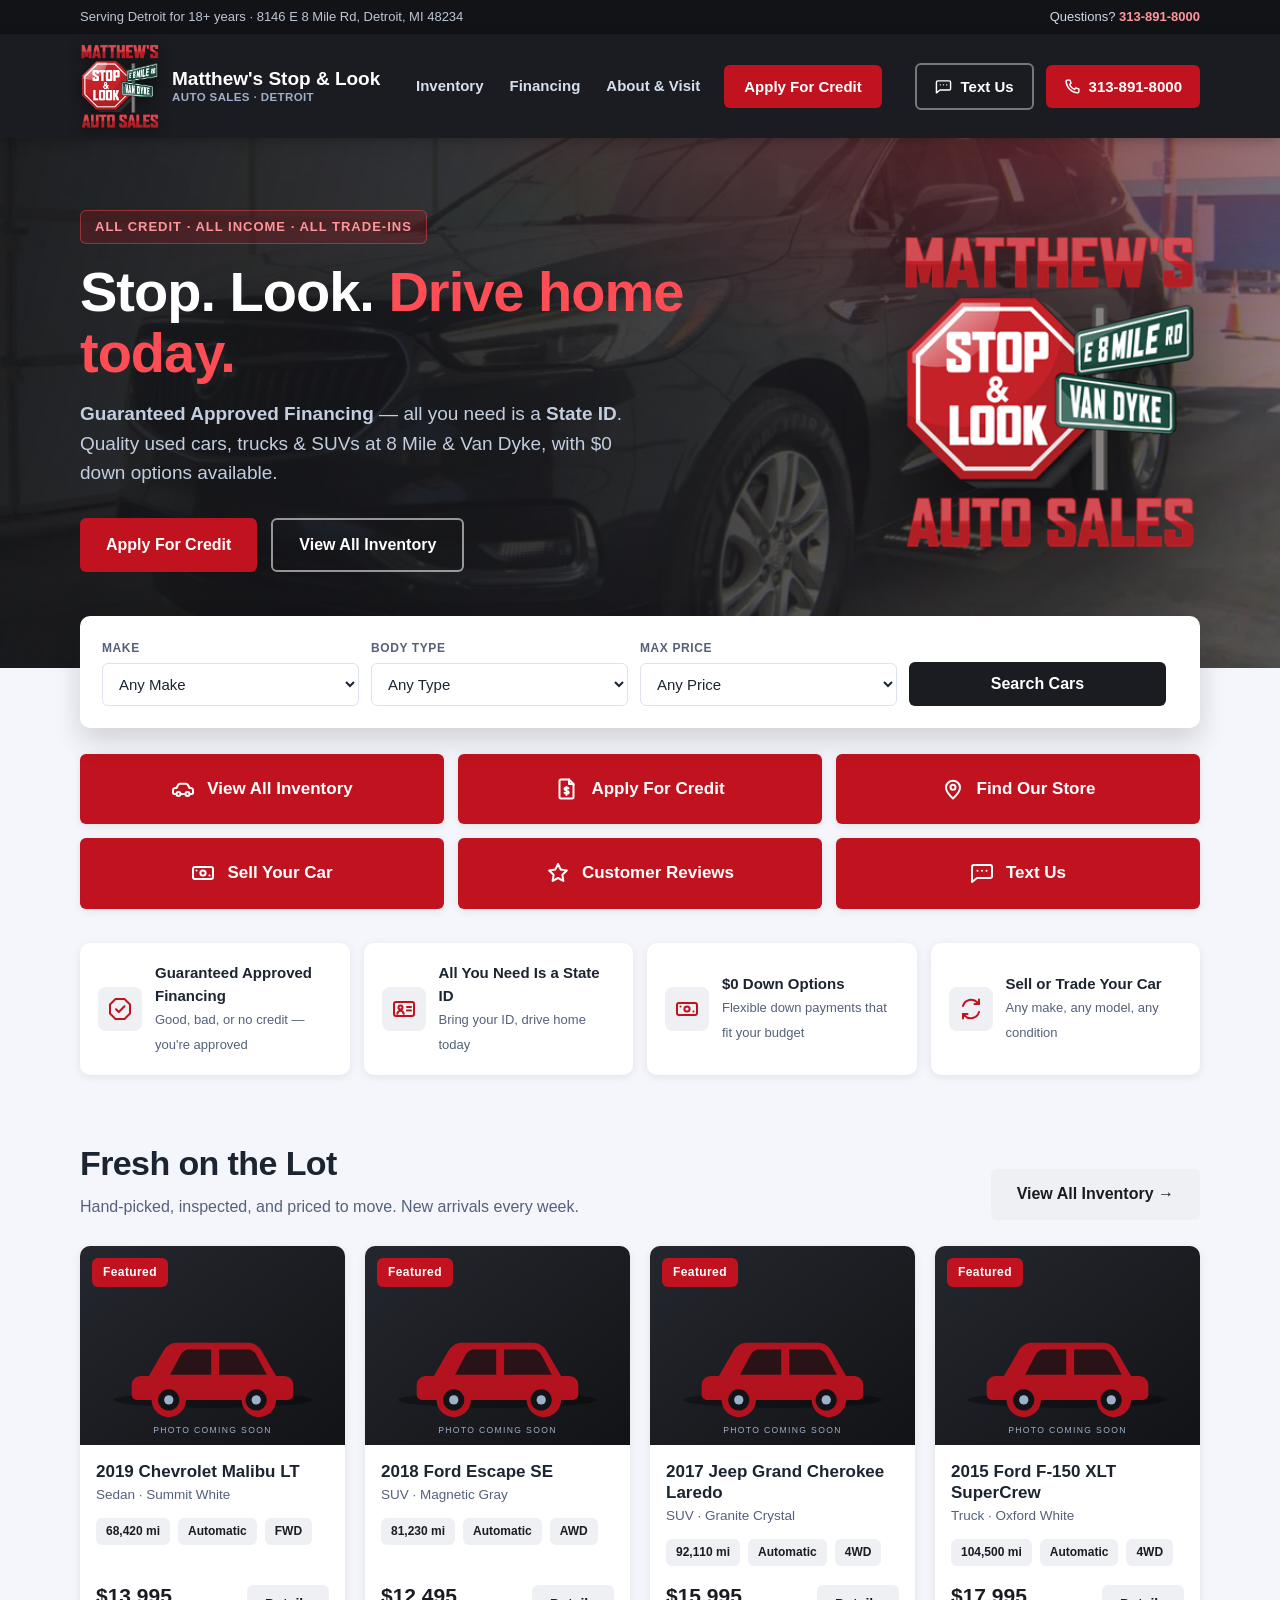
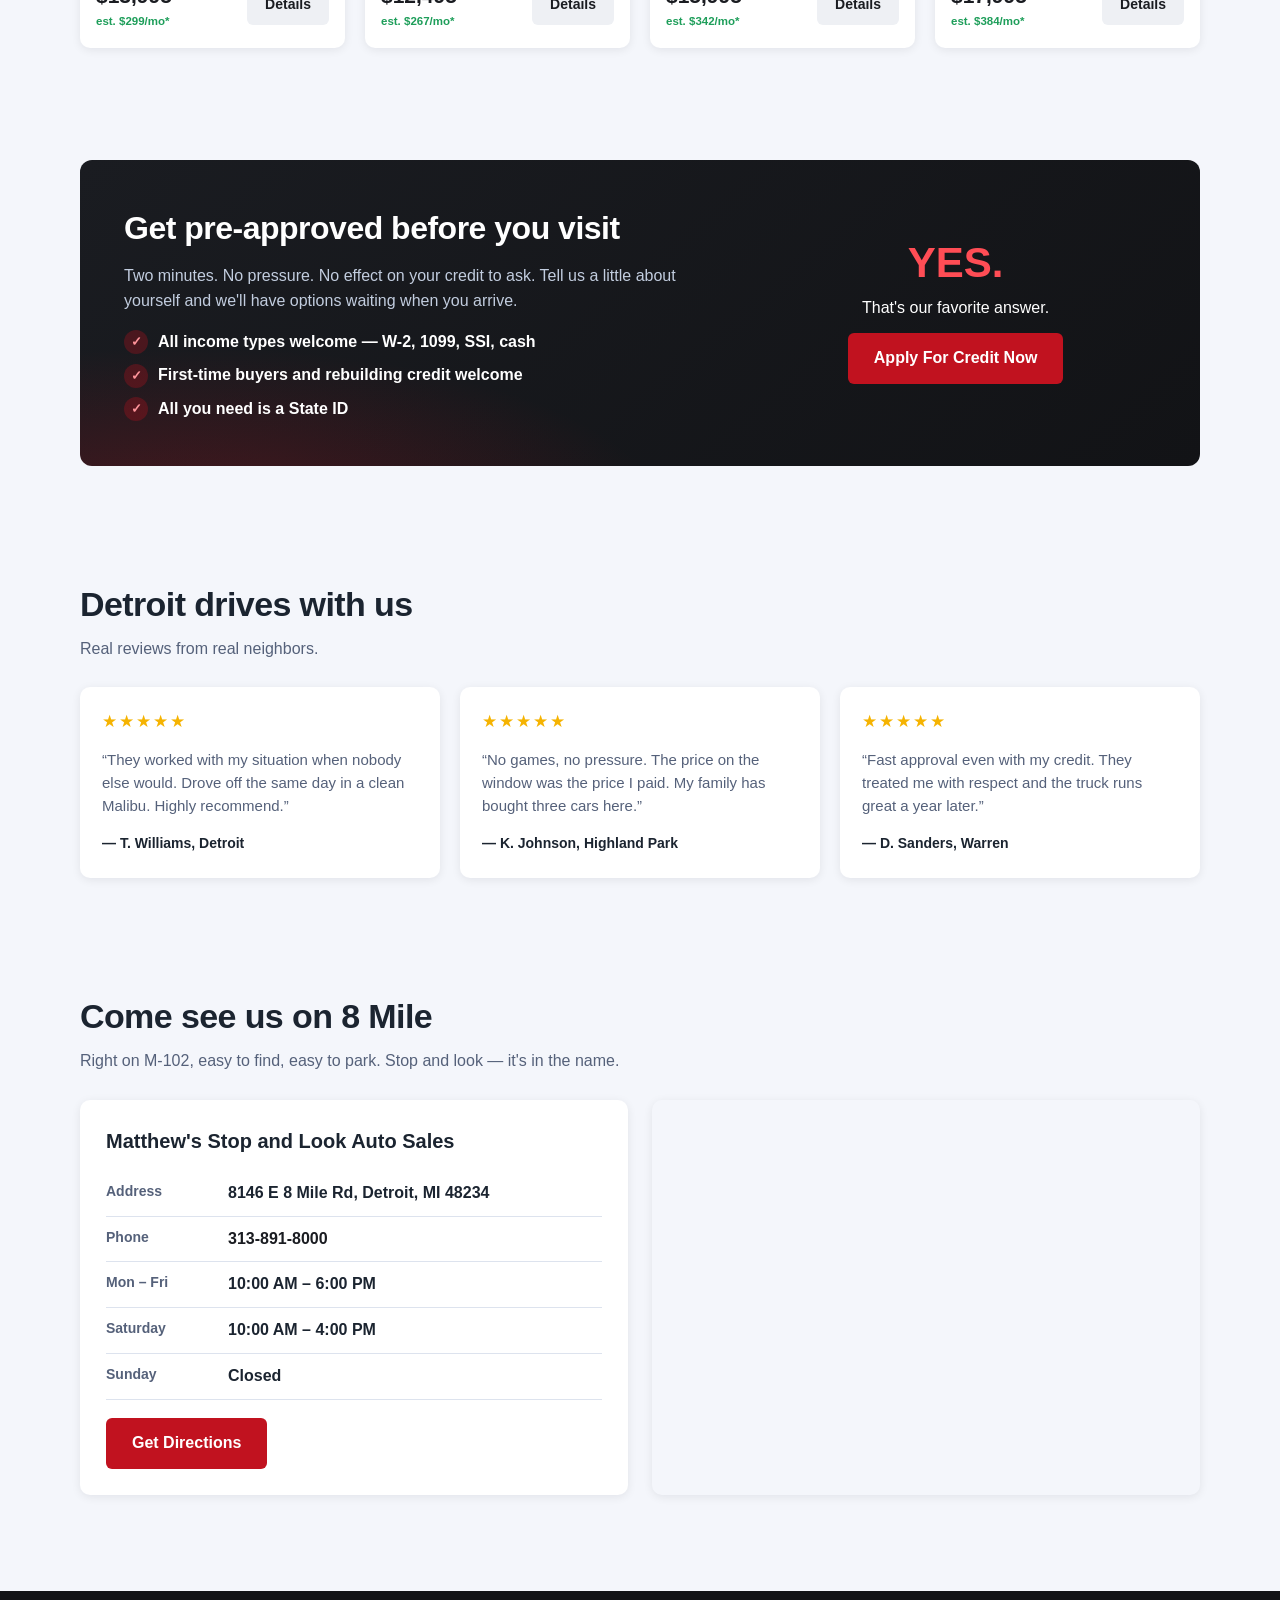
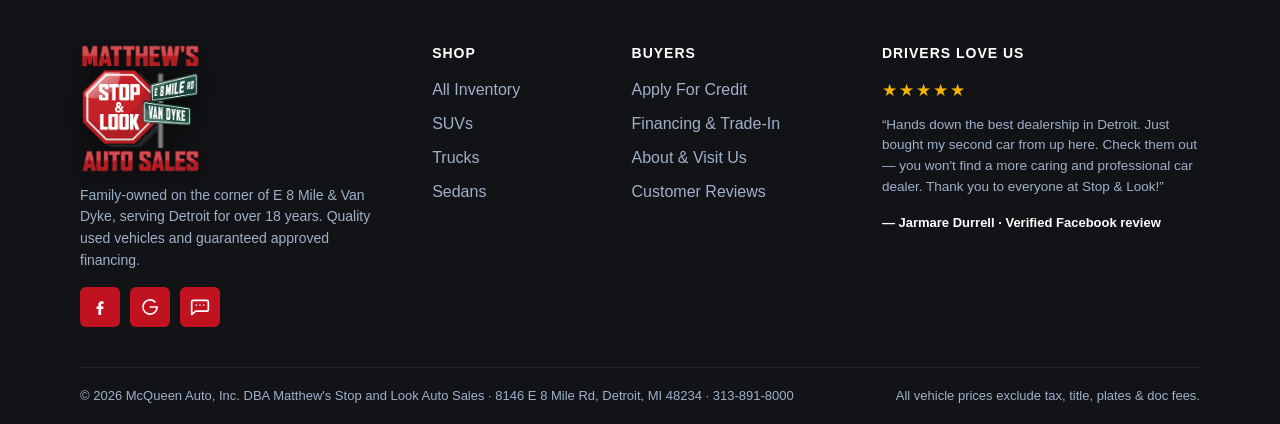
<file: index.html>
<!DOCTYPE html>
<html lang="en">
<head>
  <meta charset="UTF-8">
  <meta name="viewport" content="width=device-width, initial-scale=1.0">
  <title>Used Cars Detroit MI | Matthew's Stop and Look Auto Sales | 313 Car Loans</title>
  <meta name="description" content="Quality used cars, trucks & SUVs in Detroit, MI. All credit welcome, $0 down options, fast approvals. Stop and look — drive home today. Call 313-891-8000.">
  <link rel="stylesheet" href="css/styles.css">
  <link rel="icon" href="data:image/svg+xml,<svg xmlns='http://www.w3.org/2000/svg' viewBox='0 0 100 100'><polygon points='29,2 71,2 98,29 98,71 71,98 29,98 2,71 2,29' fill='%23c1121f'/><polygon points='33,9 67,9 91,33 91,67 67,91 33,91 9,67 9,33' fill='none' stroke='white' stroke-width='4'/><text x='50' y='62' font-size='26' font-weight='900' text-anchor='middle' font-family='Arial' fill='white'>STOP</text></svg>">
  <script type="application/ld+json">
  {
    "@context": "https://schema.org",
    "@type": "AutoDealer",
    "name": "Matthew's Stop and Look Auto Sales",
    "legalName": "McQueen Auto, Inc.",
    "telephone": "+1-313-891-8000",
    "url": "https://313carloans.com",
    "address": {
      "@type": "PostalAddress",
      "streetAddress": "8146 E 8 Mile Rd",
      "addressLocality": "Detroit",
      "addressRegion": "MI",
      "postalCode": "48234",
      "addressCountry": "US"
    }
  }
  </script>
</head>
<body data-page="home">
  <svg xmlns="http://www.w3.org/2000/svg" style="display:none" aria-hidden="true">
    <symbol id="i-check-octagon" viewBox="0 0 24 24"><path d="M7.5 2h9L22 7.5v9L16.5 22h-9L2 16.5v-9L7.5 2Z"/><path d="m8 12.2 2.8 2.8 5.7-5.7"/></symbol>
    <symbol id="i-id" viewBox="0 0 24 24"><rect x="2" y="5" width="20" height="14" rx="2"/><circle cx="8.5" cy="10.5" r="2"/><path d="M5.2 16.8c.7-2 1.9-3 3.3-3s2.6 1 3.3 3"/><path d="M15 10h4M15 13.5h4"/></symbol>
    <symbol id="i-cash" viewBox="0 0 24 24"><rect x="2" y="6" width="20" height="12" rx="2"/><circle cx="12" cy="12" r="2.6"/><path d="M5.5 9.5h.01M18.5 14.5h.01"/></symbol>
    <symbol id="i-trade" viewBox="0 0 24 24"><path d="M4 9a8.5 8.5 0 0 1 14.5-3.5L20 7"/><path d="M20 2.5V7h-4.5"/><path d="M20 15a8.5 8.5 0 0 1-14.5 3.5L4 17"/><path d="M4 21.5V17h4.5"/></symbol>
    <symbol id="i-search" viewBox="0 0 24 24"><circle cx="10.5" cy="10.5" r="6.5"/><path d="m15.3 15.3 5.7 5.7"/></symbol>
    <symbol id="i-talk" viewBox="0 0 24 24"><path d="M22 6a2 2 0 0 0-2-2H4a2 2 0 0 0-2 2v14.5l4.5-3.5H20a2 2 0 0 0 2-2V6Z"/><path d="m8.5 10.2 2.4 2.4 4.6-4.8"/></symbol>
    <symbol id="i-home" viewBox="0 0 24 24"><path d="m3 11 9-8 9 8"/><path d="M5 10v10h5v-6h4v6h5V10"/></symbol>
    <symbol id="i-pin" viewBox="0 0 24 24"><path d="M12 21.5c-4.5-4.2-7-7.7-7-10.8a7 7 0 0 1 14 0c0 3.1-2.5 6.6-7 10.8Z"/><circle cx="12" cy="10.3" r="2.5"/></symbol>
    <symbol id="i-phone" viewBox="0 0 24 24"><path d="M4.8 3h3.7L10 7.5 7.8 9.2a13.5 13.5 0 0 0 7 7l1.7-2.2 4.5 1.5v3.7a1.8 1.8 0 0 1-2 1.8A17 17 0 0 1 3 5a1.8 1.8 0 0 1 1.8-2Z"/></symbol>
    <symbol id="i-chat" viewBox="0 0 24 24"><path d="M22 6a2 2 0 0 0-2-2H4a2 2 0 0 0-2 2v15l5-4h13a2 2 0 0 0 2-2V6Z"/><path d="M7.5 9.7h.01M12 9.7h.01M16.5 9.7h.01"/></symbol>
    <symbol id="i-lock" viewBox="0 0 24 24"><rect x="5" y="11" width="14" height="10" rx="2"/><path d="M8 11V7a4 4 0 0 1 8 0v4"/></symbol>
    <symbol id="i-check-circle" viewBox="0 0 24 24"><circle cx="12" cy="12" r="9.5"/><path d="m8 12.3 2.7 2.7 5.3-5.5"/></symbol>
    <symbol id="i-fb" viewBox="0 0 24 24"><path style="fill:currentColor;stroke:none" d="M13.4 21.5v-7.2h2.4l.4-2.9h-2.8V9.5c0-.9.3-1.5 1.6-1.5h1.3V5.4c-.6-.1-1.4-.2-2.3-.2-2.3 0-3.9 1.4-3.9 4v2.2H7.9v2.9h2.2v7.2h3.3Z"/></symbol>
    <symbol id="i-gg" viewBox="0 0 24 24"><path d="M20.5 12a8.5 8.5 0 1 1-2.5-6"/><path d="M20.5 12h-8.2"/></symbol>
    <symbol id="i-car" viewBox="0 0 24 24"><path d="M5 17H3.5A1.5 1.5 0 0 1 2 15.5V13c0-.9.6-1.6 1.4-1.9L5.5 11l1.7-3.2A2 2 0 0 1 9 6.7h6a2 2 0 0 1 1.8 1.1L18.5 11l2.1.1c.8.3 1.4 1 1.4 1.9v2.5a1.5 1.5 0 0 1-1.5 1.5H19"/><circle cx="7.5" cy="17" r="2"/><circle cx="16.5" cy="17" r="2"/><path d="M9.5 17h5"/></symbol>
    <symbol id="i-star" viewBox="0 0 24 24"><path d="m12 3 2.7 5.6 6.1.9-4.4 4.3 1 6.1L12 17l-5.4 2.9 1-6.1-4.4-4.3 6.1-.9L12 3Z"/></symbol>
    <symbol id="i-mail" viewBox="0 0 24 24"><rect x="2.5" y="5" width="19" height="14" rx="2"/><path d="m3.5 7 8.5 6 8.5-6"/></symbol>
    <symbol id="i-doc" viewBox="0 0 24 24"><path d="M6 2.5h8L18.5 7v13a1.5 1.5 0 0 1-1.5 1.5H6A1.5 1.5 0 0 1 4.5 20V4A1.5 1.5 0 0 1 6 2.5Z"/><path d="M14 2.5V7h4.5"/><path d="M11.5 10v8M13.6 11.5c-.4-.6-1.2-1-2.1-1-1.1 0-2 .6-2 1.5 0 2.1 4.2 1.2 4.2 3.3 0 .9-.9 1.5-2 1.5-.9 0-1.7-.4-2.1-1"/></symbol>
  </svg>


  <div class="topbar">
    <div class="container">
      <span class="hours">Serving Detroit for 18+ years · 8146 E 8 Mile Rd, Detroit, MI 48234</span>
      <span>Questions? <a href="tel:+13138918000">313-891-8000</a></span>
    </div>
  </div>

  <header class="site-header">
    <div class="container">
      <a class="brand" href="index.html">
        <img class="brand-logo" src="assets/logo.png" alt="Matthew's Stop &amp; Look Auto Sales logo">
        <span class="brand-name">Matthew's Stop &amp; Look
          <small>Auto Sales · Detroit</small>
        </span>
      </a>
      <nav class="main-nav" id="main-nav">
        <a href="inventory.html" data-nav="inventory">Inventory</a>
        <a href="financing.html" data-nav="financing">Financing</a>
        <a href="about.html" data-nav="about">About &amp; Visit</a>
        <a class="nav-apply" href="creditapp.html" data-nav="creditapp">Apply For Credit</a>
      </nav>
      <div class="header-cta">
        <a class="call-btn sms-btn" href="sms:+13138918000"><svg class="svg-i"><use href="#i-chat"/></svg> Text Us</a>
        <a class="call-btn" href="tel:+13138918000"><svg class="svg-i"><use href="#i-phone"/></svg> 313-891-8000</a>
        <button class="nav-toggle" aria-label="Menu" aria-controls="main-nav">☰</button>
      </div>
    </div>
  </header>

  <section class="hero">
    <div class="container">
      <div>
        <span class="hero-kicker">All Credit · All Income · All Trade-Ins</span>
        <h1>Stop. Look. <em>Drive home today.</em></h1>
        <p class="lead"><strong>Guaranteed Approved Financing</strong> — all you need is a <strong>State ID</strong>. Quality used cars, trucks &amp; SUVs at 8 Mile &amp; Van Dyke, with $0 down options available.</p>
        <div class="hero-actions">
          <a class="btn btn-primary" href="creditapp.html">Apply For Credit</a>
          <a class="btn btn-outline" href="inventory.html">View All Inventory</a>
        </div>
      </div>
      <img class="hero-sign" src="assets/logo.png" alt="Matthew's Stop &amp; Look Auto Sales — stop sign at 8 Mile &amp; Van Dyke">
    </div>
  </section>

  <div class="container">
    <form class="quick-search" id="quick-search-form">
      <div>
        <label for="qs-make">Make</label>
        <select id="qs-make"></select>
      </div>
      <div>
        <label for="qs-body">Body Type</label>
        <select id="qs-body"></select>
      </div>
      <div>
        <label for="qs-price">Max Price</label>
        <select id="qs-price">
          <option value="">Any Price</option>
          <option value="10000">Under $10,000</option>
          <option value="15000">Under $15,000</option>
          <option value="20000">Under $20,000</option>
        </select>
      </div>
      <div>
        <label>&nbsp;</label>
        <button class="btn btn-dark btn-block" type="submit">Search Cars</button>
      </div>
    </form>
  </div>

  <section class="quick-actions" aria-label="Quick actions">
    <div class="container qa-grid">
      <a class="qa-btn" href="inventory.html"><svg class="svg-i"><use href="#i-car"/></svg> View All Inventory</a>
      <a class="qa-btn" href="creditapp.html"><svg class="svg-i"><use href="#i-doc"/></svg> Apply For Credit</a>
      <a class="qa-btn" href="about.html#visit"><svg class="svg-i"><use href="#i-pin"/></svg> Find Our Store</a>
      <a class="qa-btn" href="financing.html#trade"><svg class="svg-i"><use href="#i-cash"/></svg> Sell Your Car</a>
      <a class="qa-btn" href="#reviews"><svg class="svg-i"><use href="#i-star"/></svg> Customer Reviews</a>
      <a class="qa-btn" href="sms:+13138918000"><svg class="svg-i"><use href="#i-chat"/></svg> Text Us</a>
    </div>
  </section>

  <section class="trust-strip">
    <div class="container trust-grid">
      <div class="trust-item"><span class="icon"><svg class="svg-i"><use href="#i-check-octagon"/></svg></span><div><strong>Guaranteed Approved Financing</strong><span>Good, bad, or no credit — you're approved</span></div></div>
      <div class="trust-item"><span class="icon"><svg class="svg-i"><use href="#i-id"/></svg></span><div><strong>All You Need Is a State ID</strong><span>Bring your ID, drive home today</span></div></div>
      <div class="trust-item"><span class="icon"><svg class="svg-i"><use href="#i-cash"/></svg></span><div><strong>$0 Down Options</strong><span>Flexible down payments that fit your budget</span></div></div>
      <div class="trust-item"><span class="icon"><svg class="svg-i"><use href="#i-trade"/></svg></span><div><strong>Sell or Trade Your Car</strong><span>Any make, any model, any condition</span></div></div>
    </div>
  </section>

  <section class="section">
    <div class="container">
      <div class="section-head">
        <div>
          <h2>Fresh on the Lot</h2>
          <p>Hand-picked, inspected, and priced to move. New arrivals every week.</p>
        </div>
        <a class="btn btn-ghost" href="inventory.html">View All Inventory →</a>
      </div>
      <div class="vehicle-grid" id="featured-grid"></div>
    </div>
  </section>

  <section class="section">
    <div class="container">
      <div class="finance-banner">
        <div>
          <h2>Get pre-approved before you visit</h2>
          <p>Two minutes. No pressure. No effect on your credit to ask. Tell us a little about yourself and we'll have options waiting when you arrive.</p>
          <ul>
            <li>All income types welcome — W-2, 1099, SSI, cash</li>
            <li>First-time buyers and rebuilding credit welcome</li>
            <li>All you need is a State ID</li>
          </ul>
        </div>
        <div class="finance-cta">
          <div class="big">YES.</div>
          <div>That's our favorite answer.</div>
          <a class="btn btn-primary" href="creditapp.html">Apply For Credit Now</a>
        </div>
      </div>
    </div>
  </section>

  <section class="section" id="reviews">
    <div class="container">
      <div class="section-head">
        <div>
          <h2>Detroit drives with us</h2>
          <p>Real reviews from real neighbors. <!-- TODO: replace with the dealership's actual Google/Facebook reviews --></p>
        </div>
      </div>
      <div class="review-grid">
        <div class="review-card">
          <div class="stars">★★★★★</div>
          <p>“They worked with my situation when nobody else would. Drove off the same day in a clean Malibu. Highly recommend.”</p>
          <strong>— T. Williams, Detroit</strong>
        </div>
        <div class="review-card">
          <div class="stars">★★★★★</div>
          <p>“No games, no pressure. The price on the window was the price I paid. My family has bought three cars here.”</p>
          <strong>— K. Johnson, Highland Park</strong>
        </div>
        <div class="review-card">
          <div class="stars">★★★★★</div>
          <p>“Fast approval even with my credit. They treated me with respect and the truck runs great a year later.”</p>
          <strong>— D. Sanders, Warren</strong>
        </div>
      </div>
    </div>
  </section>

  <section class="section" id="visit">
    <div class="container">
      <div class="section-head">
        <div>
          <h2>Come see us on 8 Mile</h2>
          <p>Right on M-102, easy to find, easy to park. Stop and look — it's in the name.</p>
        </div>
      </div>
      <div class="visit-grid">
        <div class="visit-card">
          <h3>Matthew's Stop and Look Auto Sales</h3>
          <div class="info-row"><span class="k">Address</span><span class="v">8146 E 8 Mile Rd, Detroit, MI 48234</span></div>
          <div class="info-row"><span class="k">Phone</span><span class="v"><a href="tel:+13138918000" style="color:var(--dark-800)">313-891-8000</a></span></div>
          <div class="info-row"><span class="k">Mon – Fri</span><span class="v">10:00 AM – 6:00 PM</span></div>
          <div class="info-row"><span class="k">Saturday</span><span class="v">10:00 AM – 4:00 PM</span></div>
          <div class="info-row"><span class="k">Sunday</span><span class="v">Closed</span></div>
          <!-- TODO: confirm real business hours with the dealership -->
          <div style="margin-top:18px">
            <a class="btn btn-primary" href="https://maps.google.com/?q=8146+E+8+Mile+Rd,+Detroit,+MI+48234" target="_blank" rel="noopener">Get Directions</a>
          </div>
        </div>
        <iframe class="map-frame" title="Map to Matthew's Stop and Look Auto Sales"
          src="https://maps.google.com/maps?q=8146%20E%208%20Mile%20Rd%2C%20Detroit%2C%20MI%2048234&output=embed"
          loading="lazy" referrerpolicy="no-referrer-when-downgrade"></iframe>
      </div>
    </div>
  </section>

  <footer class="site-footer">
    <div class="container">
      <div class="footer-grid">
        <div class="footer-about">
          <img class="footer-logo" src="assets/logo.png" alt="Matthew's Stop &amp; Look Auto Sales logo">
          <p>Family-owned on the corner of E 8 Mile &amp; Van Dyke, serving Detroit for over 18 years. Quality used vehicles and guaranteed approved financing.</p>
          <div class="social-row">
            <a class="social-btn" href="https://www.facebook.com/stopandlookauto" target="_blank" rel="noopener" aria-label="Facebook"><svg class="svg-i"><use href="#i-fb"/></svg></a>
            <a class="social-btn" href="https://maps.google.com/?q=Matthew's+Stop+and+Look+Auto+Sales+8146+E+8+Mile+Rd+Detroit+MI" target="_blank" rel="noopener" aria-label="Google"><svg class="svg-i"><use href="#i-gg"/></svg></a>
            <a class="social-btn" href="sms:+13138918000" aria-label="Text us"><svg class="svg-i"><use href="#i-chat"/></svg></a>
          </div>
        </div>
        <div>
          <h4>Shop</h4>
          <ul>
            <li><a href="inventory.html">All Inventory</a></li>
            <li><a href="inventory.html?body=SUV">SUVs</a></li>
            <li><a href="inventory.html?body=Truck">Trucks</a></li>
            <li><a href="inventory.html?body=Sedan">Sedans</a></li>
          </ul>
        </div>
        <div>
          <h4>Buyers</h4>
          <ul>
            <li><a href="creditapp.html">Apply For Credit</a></li>
            <li><a href="financing.html">Financing &amp; Trade-In</a></li>
            <li><a href="about.html">About &amp; Visit Us</a></li>
            <li><a href="index.html#reviews">Customer Reviews</a></li>
          </ul>
        </div>
        <div class="footer-review">
          <h4>Drivers Love Us</h4>
          <div class="stars">★★★★★</div>
          <p>“Hands down the best dealership in Detroit. Just bought my second car from up here. Check them out — you won't find a more caring and professional car dealer. Thank you to everyone at Stop &amp; Look!”</p>
          <strong style="color:#fff;font-size:13px">— Jarmare Durrell · Verified Facebook review</strong>
        </div>
      </div>
      <div class="footer-bottom">
        <span>© <span id="footer-year"></span> McQueen Auto, Inc. DBA Matthew's Stop and Look Auto Sales · 8146 E 8 Mile Rd, Detroit, MI 48234 · <a href="tel:+13138918000">313-891-8000</a></span>
        <span>All vehicle prices exclude tax, title, plates &amp; doc fees.</span>
      </div>
    </div>
  </footer>

  <script src="data/inventory.js"></script>
  <script src="js/site.js"></script>
</body>
</html>
</file>
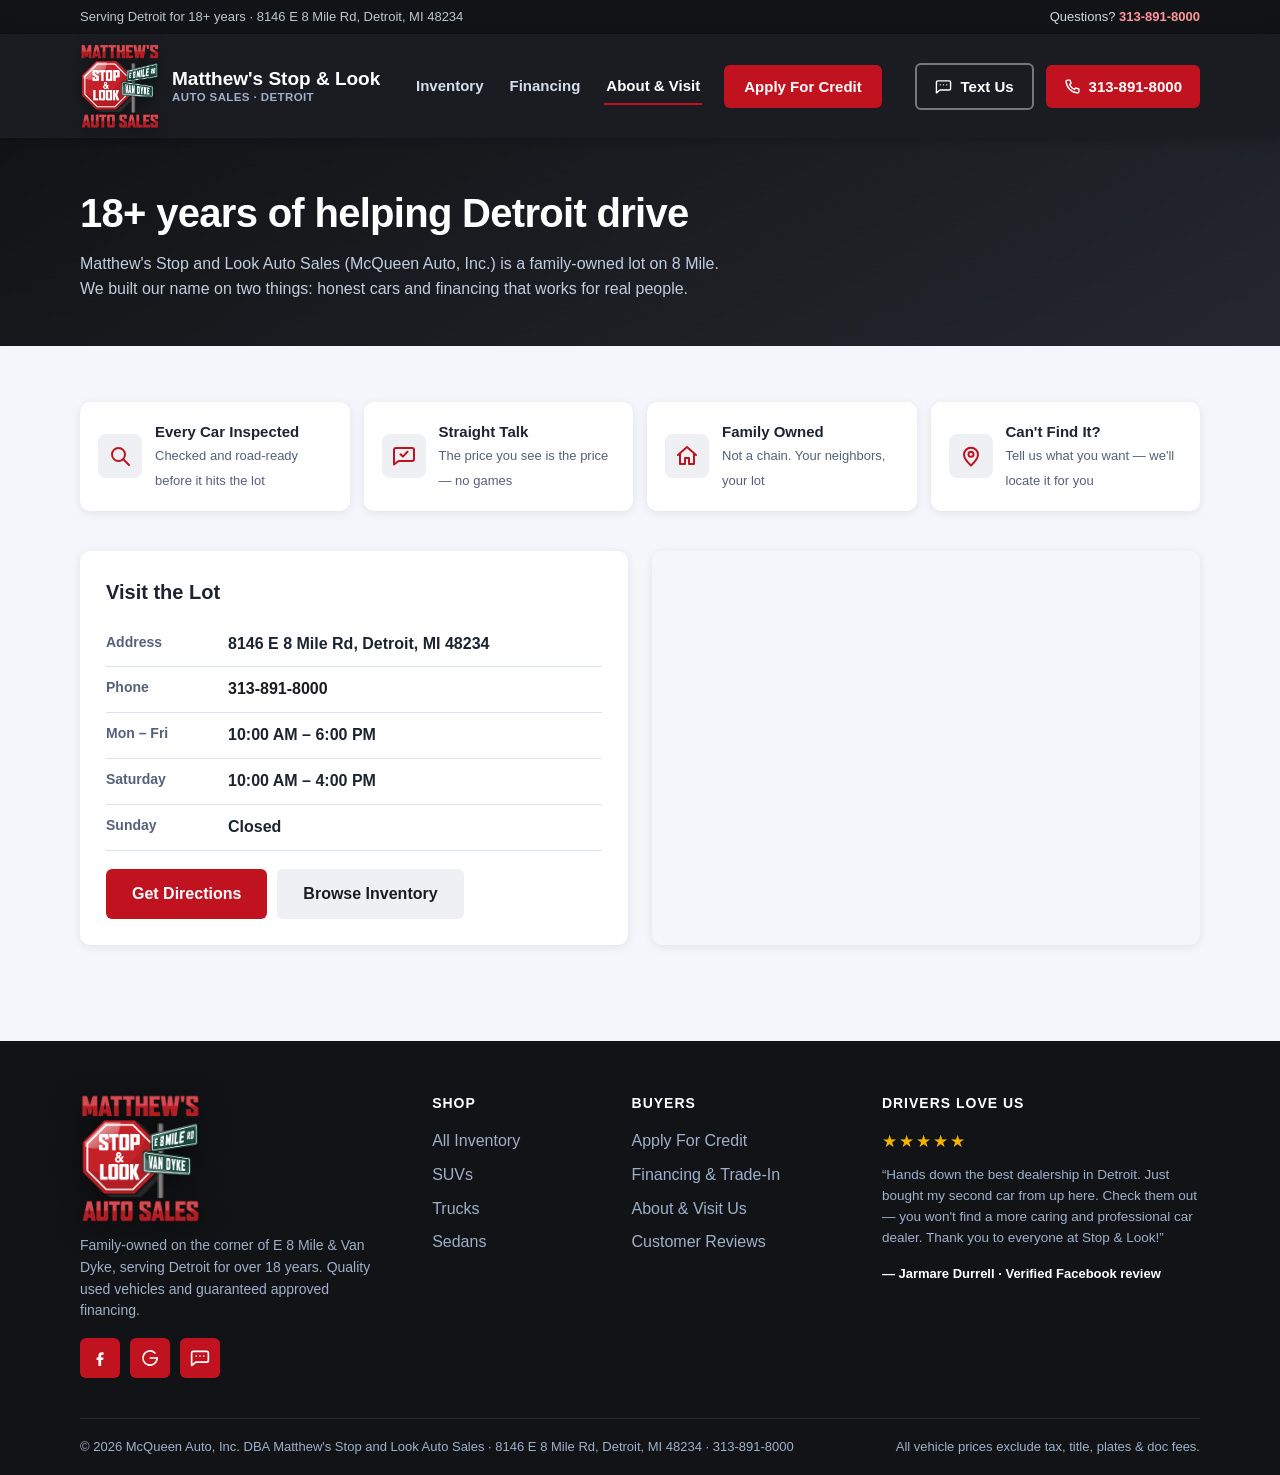
<file: about.html>
<!DOCTYPE html>
<html lang="en">
<head>
  <meta charset="UTF-8">
  <meta name="viewport" content="width=device-width, initial-scale=1.0">
  <title>About Us | Matthew's Stop and Look Auto Sales | Detroit MI</title>
  <meta name="description" content="Family-owned used car dealership serving Detroit for 18+ years. Visit us at 8146 E 8 Mile Rd, Detroit, MI 48234 or call 313-891-8000.">
  <link rel="stylesheet" href="css/styles.css">
  <link rel="icon" href="data:image/svg+xml,<svg xmlns='http://www.w3.org/2000/svg' viewBox='0 0 100 100'><polygon points='29,2 71,2 98,29 98,71 71,98 29,98 2,71 2,29' fill='%23c1121f'/><polygon points='33,9 67,9 91,33 91,67 67,91 33,91 9,67 9,33' fill='none' stroke='white' stroke-width='4'/><text x='50' y='62' font-size='26' font-weight='900' text-anchor='middle' font-family='Arial' fill='white'>STOP</text></svg>">
</head>
<body data-page="about">
  <svg xmlns="http://www.w3.org/2000/svg" style="display:none" aria-hidden="true">
    <symbol id="i-check-octagon" viewBox="0 0 24 24"><path d="M7.5 2h9L22 7.5v9L16.5 22h-9L2 16.5v-9L7.5 2Z"/><path d="m8 12.2 2.8 2.8 5.7-5.7"/></symbol>
    <symbol id="i-id" viewBox="0 0 24 24"><rect x="2" y="5" width="20" height="14" rx="2"/><circle cx="8.5" cy="10.5" r="2"/><path d="M5.2 16.8c.7-2 1.9-3 3.3-3s2.6 1 3.3 3"/><path d="M15 10h4M15 13.5h4"/></symbol>
    <symbol id="i-cash" viewBox="0 0 24 24"><rect x="2" y="6" width="20" height="12" rx="2"/><circle cx="12" cy="12" r="2.6"/><path d="M5.5 9.5h.01M18.5 14.5h.01"/></symbol>
    <symbol id="i-trade" viewBox="0 0 24 24"><path d="M4 9a8.5 8.5 0 0 1 14.5-3.5L20 7"/><path d="M20 2.5V7h-4.5"/><path d="M20 15a8.5 8.5 0 0 1-14.5 3.5L4 17"/><path d="M4 21.5V17h4.5"/></symbol>
    <symbol id="i-search" viewBox="0 0 24 24"><circle cx="10.5" cy="10.5" r="6.5"/><path d="m15.3 15.3 5.7 5.7"/></symbol>
    <symbol id="i-talk" viewBox="0 0 24 24"><path d="M22 6a2 2 0 0 0-2-2H4a2 2 0 0 0-2 2v14.5l4.5-3.5H20a2 2 0 0 0 2-2V6Z"/><path d="m8.5 10.2 2.4 2.4 4.6-4.8"/></symbol>
    <symbol id="i-home" viewBox="0 0 24 24"><path d="m3 11 9-8 9 8"/><path d="M5 10v10h5v-6h4v6h5V10"/></symbol>
    <symbol id="i-pin" viewBox="0 0 24 24"><path d="M12 21.5c-4.5-4.2-7-7.7-7-10.8a7 7 0 0 1 14 0c0 3.1-2.5 6.6-7 10.8Z"/><circle cx="12" cy="10.3" r="2.5"/></symbol>
    <symbol id="i-phone" viewBox="0 0 24 24"><path d="M4.8 3h3.7L10 7.5 7.8 9.2a13.5 13.5 0 0 0 7 7l1.7-2.2 4.5 1.5v3.7a1.8 1.8 0 0 1-2 1.8A17 17 0 0 1 3 5a1.8 1.8 0 0 1 1.8-2Z"/></symbol>
    <symbol id="i-chat" viewBox="0 0 24 24"><path d="M22 6a2 2 0 0 0-2-2H4a2 2 0 0 0-2 2v15l5-4h13a2 2 0 0 0 2-2V6Z"/><path d="M7.5 9.7h.01M12 9.7h.01M16.5 9.7h.01"/></symbol>
    <symbol id="i-lock" viewBox="0 0 24 24"><rect x="5" y="11" width="14" height="10" rx="2"/><path d="M8 11V7a4 4 0 0 1 8 0v4"/></symbol>
    <symbol id="i-check-circle" viewBox="0 0 24 24"><circle cx="12" cy="12" r="9.5"/><path d="m8 12.3 2.7 2.7 5.3-5.5"/></symbol>
    <symbol id="i-fb" viewBox="0 0 24 24"><path style="fill:currentColor;stroke:none" d="M13.4 21.5v-7.2h2.4l.4-2.9h-2.8V9.5c0-.9.3-1.5 1.6-1.5h1.3V5.4c-.6-.1-1.4-.2-2.3-.2-2.3 0-3.9 1.4-3.9 4v2.2H7.9v2.9h2.2v7.2h3.3Z"/></symbol>
    <symbol id="i-gg" viewBox="0 0 24 24"><path d="M20.5 12a8.5 8.5 0 1 1-2.5-6"/><path d="M20.5 12h-8.2"/></symbol>
    <symbol id="i-car" viewBox="0 0 24 24"><path d="M5 17H3.5A1.5 1.5 0 0 1 2 15.5V13c0-.9.6-1.6 1.4-1.9L5.5 11l1.7-3.2A2 2 0 0 1 9 6.7h6a2 2 0 0 1 1.8 1.1L18.5 11l2.1.1c.8.3 1.4 1 1.4 1.9v2.5a1.5 1.5 0 0 1-1.5 1.5H19"/><circle cx="7.5" cy="17" r="2"/><circle cx="16.5" cy="17" r="2"/><path d="M9.5 17h5"/></symbol>
    <symbol id="i-star" viewBox="0 0 24 24"><path d="m12 3 2.7 5.6 6.1.9-4.4 4.3 1 6.1L12 17l-5.4 2.9 1-6.1-4.4-4.3 6.1-.9L12 3Z"/></symbol>
    <symbol id="i-mail" viewBox="0 0 24 24"><rect x="2.5" y="5" width="19" height="14" rx="2"/><path d="m3.5 7 8.5 6 8.5-6"/></symbol>
    <symbol id="i-doc" viewBox="0 0 24 24"><path d="M6 2.5h8L18.5 7v13a1.5 1.5 0 0 1-1.5 1.5H6A1.5 1.5 0 0 1 4.5 20V4A1.5 1.5 0 0 1 6 2.5Z"/><path d="M14 2.5V7h4.5"/><path d="M11.5 10v8M13.6 11.5c-.4-.6-1.2-1-2.1-1-1.1 0-2 .6-2 1.5 0 2.1 4.2 1.2 4.2 3.3 0 .9-.9 1.5-2 1.5-.9 0-1.7-.4-2.1-1"/></symbol>
  </svg>


  <div class="topbar">
    <div class="container">
      <span class="hours">Serving Detroit for 18+ years · 8146 E 8 Mile Rd, Detroit, MI 48234</span>
      <span>Questions? <a href="tel:+13138918000">313-891-8000</a></span>
    </div>
  </div>

  <header class="site-header">
    <div class="container">
      <a class="brand" href="index.html">
        <img class="brand-logo" src="assets/logo.png" alt="Matthew's Stop &amp; Look Auto Sales logo">
        <span class="brand-name">Matthew's Stop &amp; Look<small>Auto Sales · Detroit</small></span>
      </a>
      <nav class="main-nav" id="main-nav">
        <a href="inventory.html" data-nav="inventory">Inventory</a>
        <a href="financing.html" data-nav="financing">Financing</a>
        <a href="about.html" data-nav="about">About &amp; Visit</a>
        <a class="nav-apply" href="creditapp.html" data-nav="creditapp">Apply For Credit</a>
      </nav>
      <div class="header-cta">
        <a class="call-btn sms-btn" href="sms:+13138918000"><svg class="svg-i"><use href="#i-chat"/></svg> Text Us</a>
        <a class="call-btn" href="tel:+13138918000"><svg class="svg-i"><use href="#i-phone"/></svg> 313-891-8000</a>
        <button class="nav-toggle" aria-label="Menu" aria-controls="main-nav">☰</button>
      </div>
    </div>
  </header>

  <section class="page-hero">
    <div class="container">
      <h1>18+ years of helping Detroit drive</h1>
      <p>Matthew's Stop and Look Auto Sales (McQueen Auto, Inc.) is a family-owned lot on 8 Mile. We built our name on two things: honest cars and financing that works for real people.</p>
    </div>
  </section>

  <section class="section">
    <div class="container">
      <div class="trust-grid" style="margin-bottom:40px">
        <div class="trust-item"><span class="icon"><svg class="svg-i"><use href="#i-search"/></svg></span><div><strong>Every Car Inspected</strong><span>Checked and road-ready before it hits the lot</span></div></div>
        <div class="trust-item"><span class="icon"><svg class="svg-i"><use href="#i-talk"/></svg></span><div><strong>Straight Talk</strong><span>The price you see is the price — no games</span></div></div>
        <div class="trust-item"><span class="icon"><svg class="svg-i"><use href="#i-home"/></svg></span><div><strong>Family Owned</strong><span>Not a chain. Your neighbors, your lot</span></div></div>
        <div class="trust-item"><span class="icon"><svg class="svg-i"><use href="#i-pin"/></svg></span><div><strong>Can't Find It?</strong><span>Tell us what you want — we'll locate it for you</span></div></div>
      </div>

      <div class="visit-grid" id="visit">
        <div class="visit-card">
          <h3>Visit the Lot</h3>
          <div class="info-row"><span class="k">Address</span><span class="v">8146 E 8 Mile Rd, Detroit, MI 48234</span></div>
          <div class="info-row"><span class="k">Phone</span><span class="v"><a href="tel:+13138918000" style="color:var(--dark-800)">313-891-8000</a></span></div>
          <div class="info-row"><span class="k">Mon – Fri</span><span class="v">10:00 AM – 6:00 PM</span></div>
          <div class="info-row"><span class="k">Saturday</span><span class="v">10:00 AM – 4:00 PM</span></div>
          <div class="info-row"><span class="k">Sunday</span><span class="v">Closed</span></div>
          <!-- TODO: confirm real business hours with the dealership -->
          <div style="margin-top:18px;display:flex;gap:10px;flex-wrap:wrap">
            <a class="btn btn-primary" href="https://maps.google.com/?q=8146+E+8+Mile+Rd,+Detroit,+MI+48234" target="_blank" rel="noopener">Get Directions</a>
            <a class="btn btn-ghost" href="inventory.html">Browse Inventory</a>
          </div>
        </div>
        <iframe class="map-frame" title="Map to Matthew's Stop and Look Auto Sales"
          src="https://maps.google.com/maps?q=8146%20E%208%20Mile%20Rd%2C%20Detroit%2C%20MI%2048234&output=embed"
          loading="lazy" referrerpolicy="no-referrer-when-downgrade"></iframe>
      </div>
    </div>
  </section>

  <footer class="site-footer">
    <div class="container">
      <div class="footer-grid">
        <div class="footer-about">
          <img class="footer-logo" src="assets/logo.png" alt="Matthew's Stop &amp; Look Auto Sales logo">
          <p>Family-owned on the corner of E 8 Mile &amp; Van Dyke, serving Detroit for over 18 years. Quality used vehicles and guaranteed approved financing.</p>
          <div class="social-row">
            <a class="social-btn" href="https://www.facebook.com/stopandlookauto" target="_blank" rel="noopener" aria-label="Facebook"><svg class="svg-i"><use href="#i-fb"/></svg></a>
            <a class="social-btn" href="https://maps.google.com/?q=Matthew's+Stop+and+Look+Auto+Sales+8146+E+8+Mile+Rd+Detroit+MI" target="_blank" rel="noopener" aria-label="Google"><svg class="svg-i"><use href="#i-gg"/></svg></a>
            <a class="social-btn" href="sms:+13138918000" aria-label="Text us"><svg class="svg-i"><use href="#i-chat"/></svg></a>
          </div>
        </div>
        <div>
          <h4>Shop</h4>
          <ul>
            <li><a href="inventory.html">All Inventory</a></li>
            <li><a href="inventory.html?body=SUV">SUVs</a></li>
            <li><a href="inventory.html?body=Truck">Trucks</a></li>
            <li><a href="inventory.html?body=Sedan">Sedans</a></li>
          </ul>
        </div>
        <div>
          <h4>Buyers</h4>
          <ul>
            <li><a href="creditapp.html">Apply For Credit</a></li>
            <li><a href="financing.html">Financing &amp; Trade-In</a></li>
            <li><a href="about.html">About &amp; Visit Us</a></li>
            <li><a href="index.html#reviews">Customer Reviews</a></li>
          </ul>
        </div>
        <div class="footer-review">
          <h4>Drivers Love Us</h4>
          <div class="stars">★★★★★</div>
          <p>“Hands down the best dealership in Detroit. Just bought my second car from up here. Check them out — you won't find a more caring and professional car dealer. Thank you to everyone at Stop &amp; Look!”</p>
          <strong style="color:#fff;font-size:13px">— Jarmare Durrell · Verified Facebook review</strong>
        </div>
      </div>
      <div class="footer-bottom">
        <span>© <span id="footer-year"></span> McQueen Auto, Inc. DBA Matthew's Stop and Look Auto Sales · 8146 E 8 Mile Rd, Detroit, MI 48234 · <a href="tel:+13138918000">313-891-8000</a></span>
        <span>All vehicle prices exclude tax, title, plates &amp; doc fees.</span>
      </div>
    </div>
  </footer>

  <script src="data/inventory.js"></script>
  <script src="js/site.js"></script>
</body>
</html>
</file>
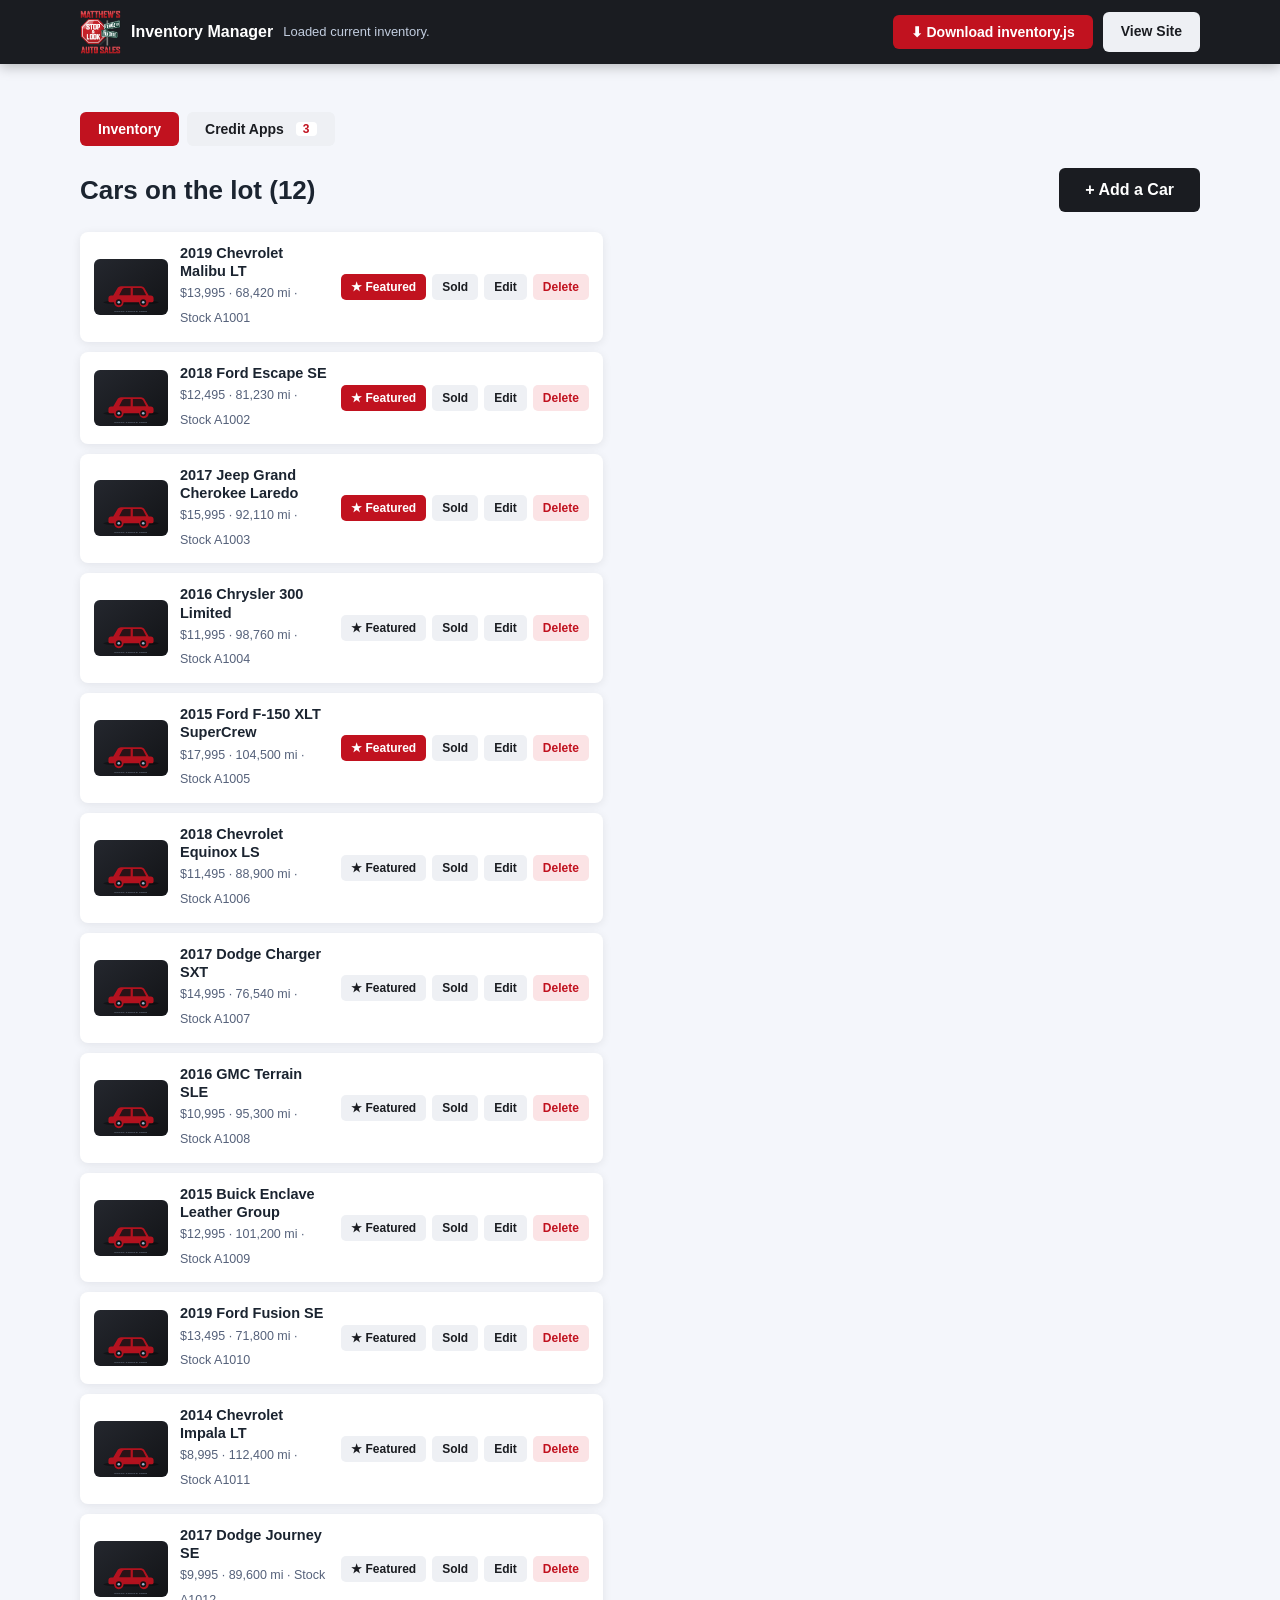
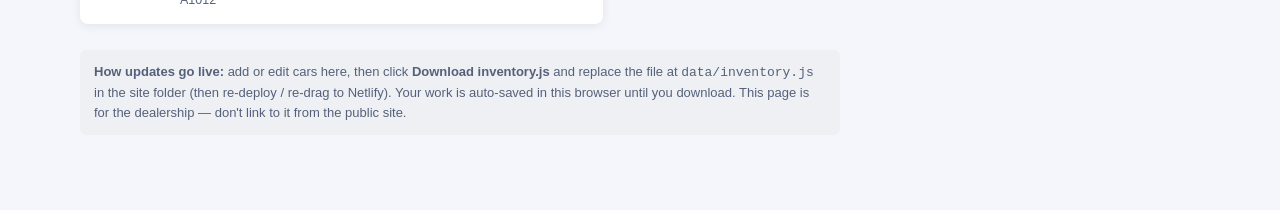
<file: admin.html>
<!DOCTYPE html>
<html lang="en">
<head>
  <meta charset="UTF-8">
  <meta name="viewport" content="width=device-width, initial-scale=1.0">
  <title>Inventory Manager | Matthew's Stop and Look Auto Sales</title>
  <meta name="robots" content="noindex, nofollow">
  <link rel="stylesheet" href="css/styles.css">
  <link rel="icon" href="data:image/svg+xml,<svg xmlns='http://www.w3.org/2000/svg' viewBox='0 0 100 100'><polygon points='29,2 71,2 98,29 98,71 71,98 29,98 2,71 2,29' fill='%23c1121f'/><polygon points='33,9 67,9 91,33 91,67 67,91 33,91 9,67 9,33' fill='none' stroke='white' stroke-width='4'/><text x='50' y='62' font-size='26' font-weight='900' text-anchor='middle' font-family='Arial' fill='white'>STOP</text></svg>">
  <style>
    .admin-wrap { max-width: 1160px; margin: 0 auto; padding: 26px 20px 60px; }
    .admin-head { display: flex; justify-content: space-between; align-items: center; gap: 14px; flex-wrap: wrap; margin-bottom: 20px; }
    .admin-head h1 { font-size: 26px; font-weight: 900; }
    .admin-cols { display: grid; grid-template-columns: 1fr 1.1fr; gap: 22px; align-items: start; }
    .admin-list { display: grid; gap: 10px; }
    .admin-row { background: var(--card); border-radius: 8px; box-shadow: var(--shadow); padding: 12px 14px; display: flex; gap: 12px; align-items: center; }
    .admin-row img { width: 74px; height: 56px; object-fit: cover; border-radius: 6px; background: #dfe6f2; flex: 0 0 auto; }
    .admin-row .meta { min-width: 0; flex: 1; }
    .admin-row .meta strong { display: block; font-size: 14.5px; line-height: 1.25; }
    .admin-row .meta span { font-size: 12.5px; color: var(--ink-soft); }
    .admin-row .ops { display: flex; gap: 6px; flex-wrap: wrap; justify-content: flex-end; }
    .op { border: 0; cursor: pointer; font-family: var(--font); font-weight: 700; font-size: 12px; padding: 6px 10px; border-radius: 5px; background: var(--gray-100); color: var(--dark-800); }
    .op:hover { background: #dde3ee; }
    .op.warn { background: #fbe3e5; color: var(--brand-600); }
    .op.on { background: var(--brand-600); color: #fff; }
    .badge-sold { background: var(--dark-800); color: #fff; font-size: 10.5px; font-weight: 800; border-radius: 4px; padding: 2px 7px; margin-left: 6px; }
    .drop-zone { border: 2px dashed var(--line); border-radius: 8px; padding: 16px; text-align: center; color: var(--ink-soft); font-size: 13.5px; cursor: pointer; transition: border-color .15s ease, background .15s ease; }
    .drop-zone.hot { border-color: var(--brand-600); background: #fdf1f2; }
    .admin-bar { position: sticky; top: 0; z-index: 20; background: var(--dark-800); color: #fff; padding: 10px 0; margin-bottom: 22px; box-shadow: 0 3px 12px rgba(0,0,0,.25); }
    .admin-bar .container { display: flex; gap: 10px; align-items: center; flex-wrap: wrap; }
    .admin-bar .grow { flex: 1; font-size: 13px; color: #c2cddf; min-width: 200px; }
    .photo-thumbs { display: flex; gap: 8px; flex-wrap: wrap; margin-top: 8px; }
    .photo-thumbs .pt { position: relative; }
    .photo-thumbs img { width: 74px; height: 56px; object-fit: cover; border-radius: 6px; }
    .photo-thumbs button { position: absolute; top: -6px; right: -6px; width: 20px; height: 20px; border-radius: 50%; border: 0; background: var(--brand-600); color: #fff; font-weight: 900; font-size: 11px; cursor: pointer; line-height: 1; }
    @media (max-width: 960px) { .admin-cols { grid-template-columns: 1fr; } }
  </style>
</head>
<body data-page="admin">

  <div class="admin-bar">
    <div class="container">
      <img src="assets/logo.png" alt="" style="height:44px;width:auto">
      <strong>Inventory Manager</strong>
      <span class="grow" id="save-state">Loaded current inventory.</span>
      <button class="btn btn-primary btn-sm" id="btn-download">⬇ Download inventory.js</button>
      <a class="btn btn-ghost btn-sm" href="index.html" target="_blank" rel="noopener">View Site</a>
    </div>
  </div>

  <div class="admin-wrap">
    <div style="display:flex;gap:8px;margin-bottom:22px">
      <button class="btn btn-primary" id="tab-inventory">Inventory</button>
      <button class="btn btn-ghost" id="tab-apps">Credit Apps <span id="apps-badge" style="background:#fff;color:var(--brand-600);border-radius:4px;padding:0 7px;font-size:12px;margin-left:4px">0</span></button>
    </div>

    <div id="view-inventory">
    <div class="admin-head">
      <h1>Cars on the lot (<span id="count">0</span>)</h1>
      <button class="btn btn-dark" id="btn-new">+ Add a Car</button>
    </div>

    <div class="admin-cols">
      <div class="admin-list" id="list"></div>

      <div class="form-card" style="max-width:none" id="editor" hidden>
        <h2 id="editor-title" style="font-size:20px;font-weight:800;margin-bottom:14px">Add a Car</h2>
        <form id="car-form">
          <div class="form-grid">
            <div><label>Year *</label><input name="year" required inputmode="numeric" placeholder="2019"></div>
            <div><label>Make *</label><input name="make" required placeholder="Chevrolet"></div>
            <div><label>Model *</label><input name="model" required placeholder="Malibu"></div>
            <div><label>Trim</label><input name="trim" placeholder="LT"></div>
            <div><label>Price ($) *</label><input name="price" required inputmode="numeric" placeholder="13995"></div>
            <div><label>Mileage *</label><input name="mileage" required inputmode="numeric" placeholder="68420"></div>
            <div><label>Body Style</label>
              <select name="bodyStyle"><option>Sedan</option><option>SUV</option><option>Truck</option><option>Van</option><option>Coupe</option><option>Hatchback</option><option>Wagon</option><option>Convertible</option></select>
            </div>
            <div><label>Drivetrain</label>
              <select name="drivetrain"><option>FWD</option><option>RWD</option><option>AWD</option><option>4WD</option></select>
            </div>
            <div><label>Transmission</label>
              <select name="transmission"><option>Automatic</option><option>Manual</option><option>CVT</option></select>
            </div>
            <div><label>Engine</label><input name="engine" placeholder="1.5L Turbo I4"></div>
            <div><label>Exterior Color</label><input name="exteriorColor" placeholder="Summit White"></div>
            <div><label>Interior Color</label><input name="interiorColor" placeholder="Jet Black"></div>
            <div><label>MPG City</label><input name="mpgCity" inputmode="numeric" placeholder="29"></div>
            <div><label>MPG Highway</label><input name="mpgHwy" inputmode="numeric" placeholder="36"></div>
            <div><label>VIN</label><input name="vin" maxlength="17" placeholder="17 characters"></div>
            <div><label>Stock #</label><input name="stock" placeholder="A1013"></div>
            <div class="full"><label>Description</label><textarea name="description" placeholder="A couple sentences buyers will read on the car's page"></textarea></div>
            <div class="full"><label>Features (comma separated)</label><input name="features" placeholder="Backup Camera, Heated Seats, Bluetooth"></div>
            <div class="full">
              <label>Photos</label>
              <div class="drop-zone" id="drop-zone">📷 Drop photos here or click to choose files<br><small>They're resized automatically. First photo is the main one.</small></div>
              <input type="file" id="file-input" accept="image/*" multiple hidden>
              <div class="photo-thumbs" id="photo-thumbs"></div>
            </div>
            <div><label style="display:flex;gap:8px;align-items:center"><input type="checkbox" name="featured" style="width:16px;height:16px"> Featured on homepage</label></div>
            <div><label style="display:flex;gap:8px;align-items:center"><input type="checkbox" name="sold" style="width:16px;height:16px"> Sold</label></div>
          </div>
          <div style="display:flex;gap:10px;margin-top:18px;flex-wrap:wrap">
            <button class="btn btn-primary" type="submit" id="btn-save">Save Car</button>
            <button class="btn btn-ghost" type="button" id="btn-cancel">Cancel</button>
          </div>
        </form>
      </div>
    </div>

    </div><!-- /view-inventory -->

    <div id="view-apps" hidden>
      <div class="admin-head">
        <h1>Credit Applications (<span id="apps-count">0</span>)</h1>
      </div>
      <div class="form-note" id="apps-config-note" style="margin-bottom:16px">
        <strong>Showing sample applications.</strong> To receive real ones, point the credit app at your
        secure endpoint (<code>CREDIT_APP_ENDPOINT</code> in <code>js/site.js</code>) and set
        <code>CREDIT_APPS_FEED</code> below to that system's list URL. The contract is in the README —
        any backend that accepts a POST and returns a JSON list plugs straight in.
      </div>
      <div class="admin-list" id="apps-list"></div>
    </div>

    <div class="form-note" style="max-width:760px;margin-top:26px">
      <strong>How updates go live:</strong> add or edit cars here, then click <strong>Download inventory.js</strong> and replace the file at <code>data/inventory.js</code> in the site folder (then re-deploy / re-drag to Netlify). Your work is auto-saved in this browser until you download. This page is for the dealership — don't link to it from the public site.
    </div>
  </div>

  <script src="data/inventory.js"></script>
  <script src="js/admin.js"></script>
</body>
</html>
</file>
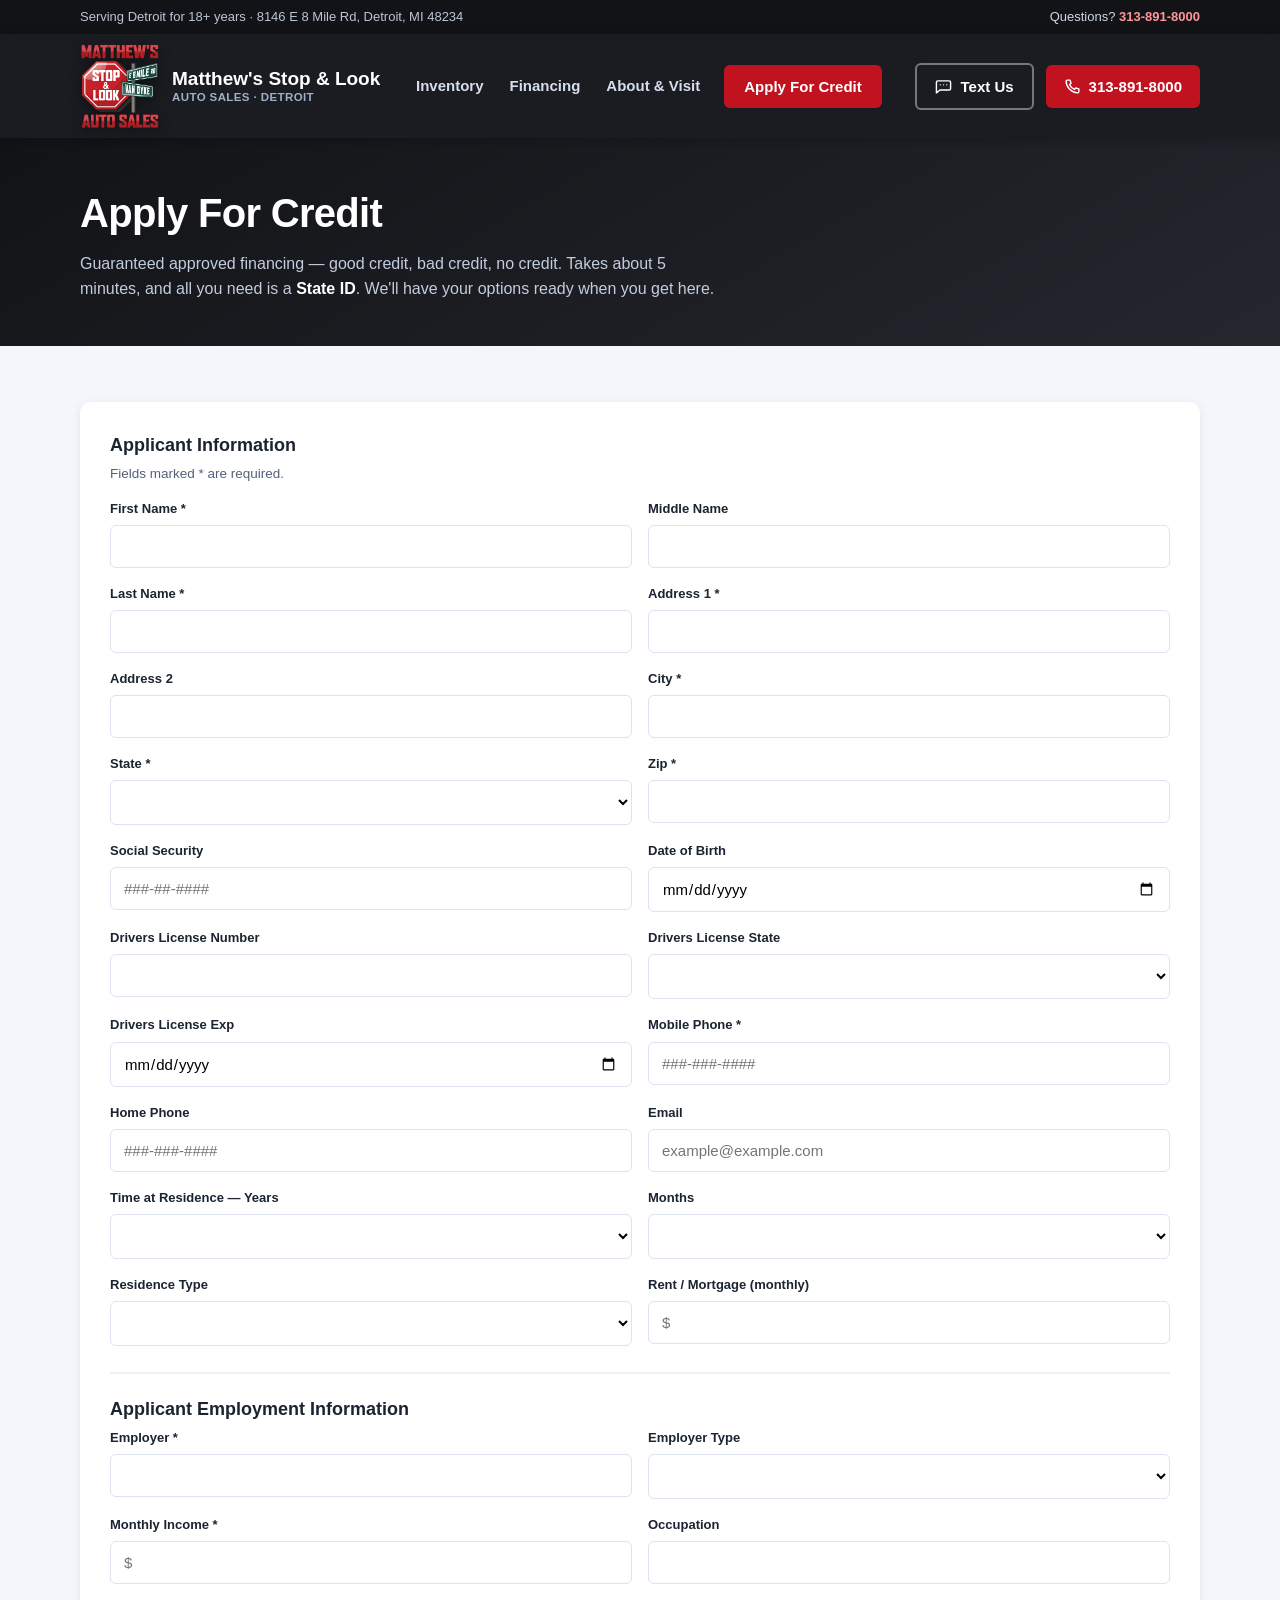
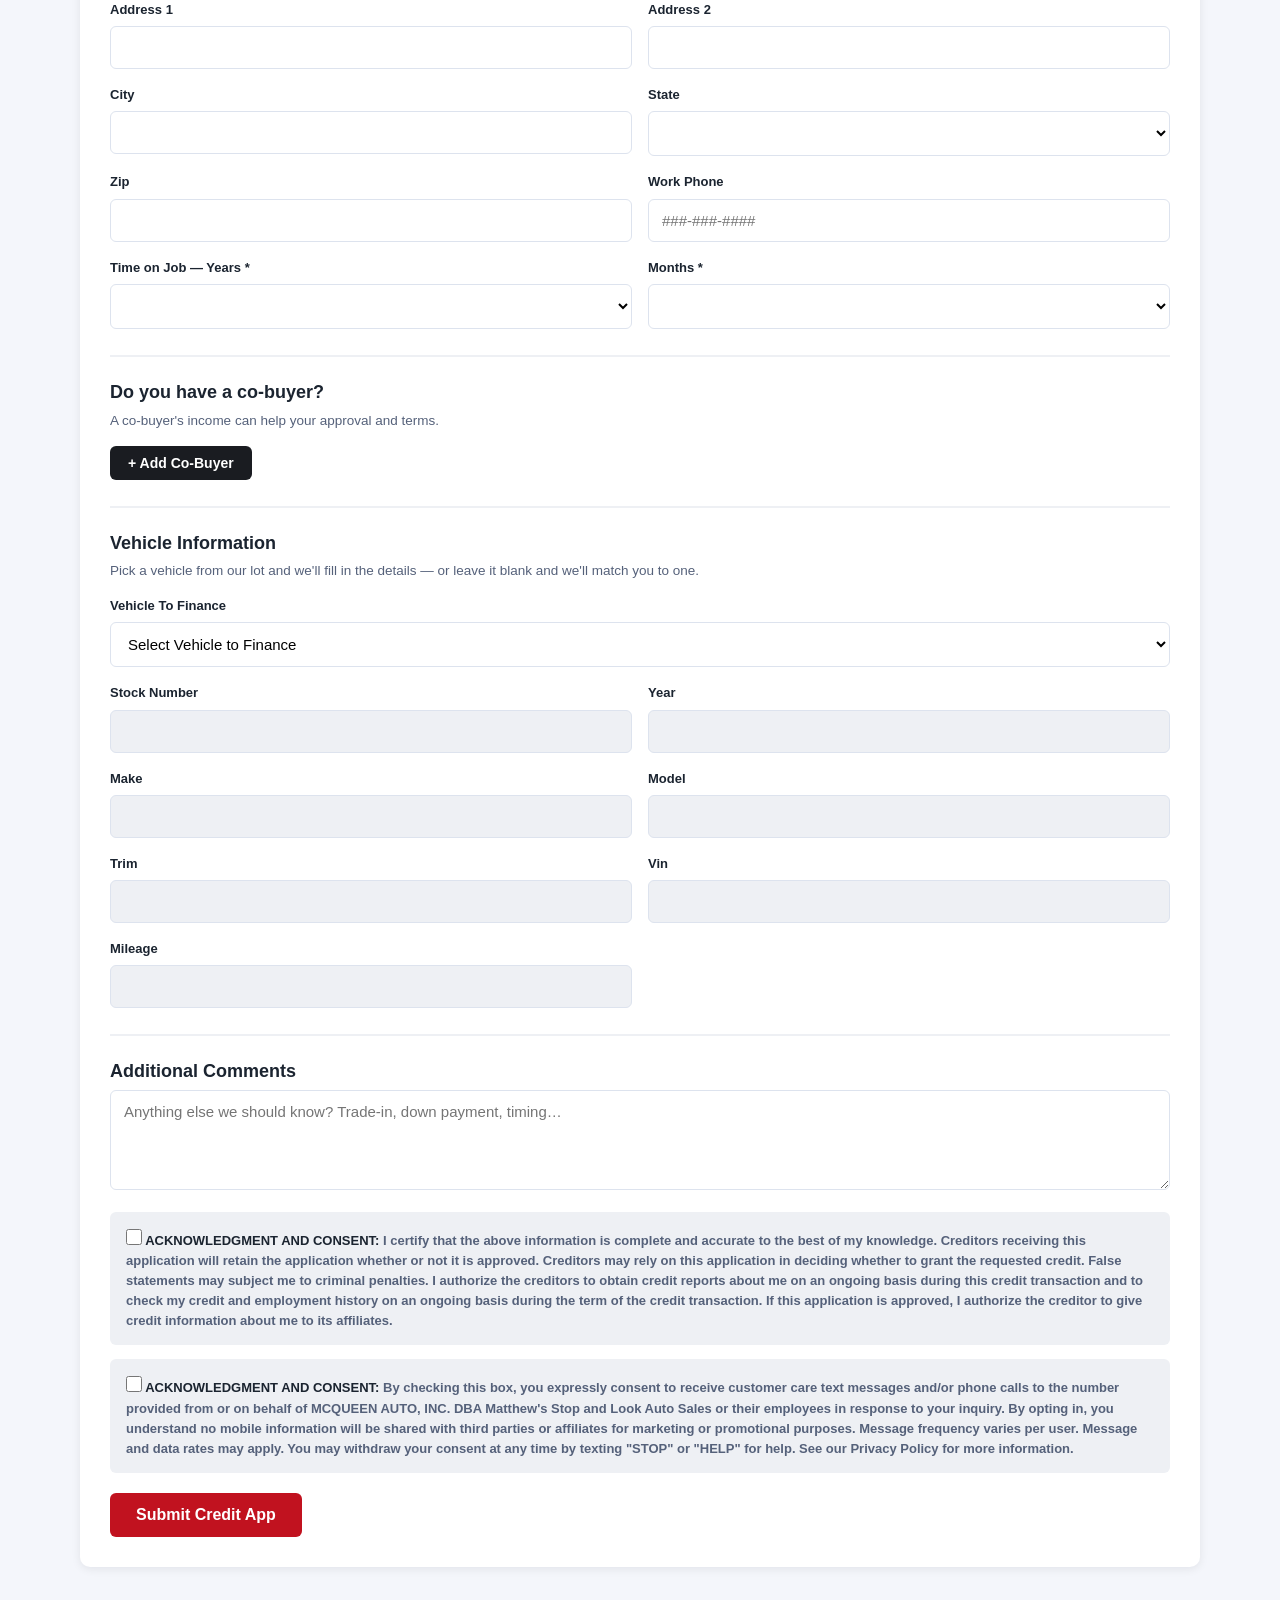
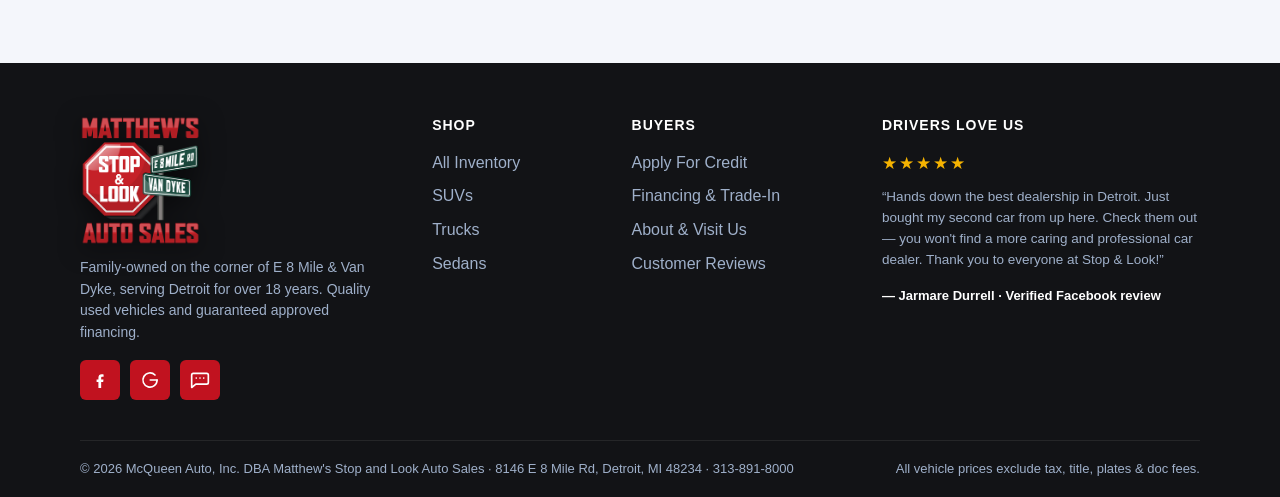
<file: creditapp.html>
<!DOCTYPE html>
<html lang="en">
<head>
  <meta charset="UTF-8">
  <meta name="viewport" content="width=device-width, initial-scale=1.0">
  <title>Apply For Credit | Matthew's Stop and Look Auto Sales | Detroit MI</title>
  <meta name="description" content="Apply for auto financing in Detroit, MI. Guaranteed approved financing — all credit welcome, all you need is a State ID. Matthew's Stop and Look Auto Sales.">
  <link rel="stylesheet" href="css/styles.css">
  <link rel="icon" href="data:image/svg+xml,<svg xmlns='http://www.w3.org/2000/svg' viewBox='0 0 100 100'><polygon points='29,2 71,2 98,29 98,71 71,98 29,98 2,71 2,29' fill='%23c1121f'/><polygon points='33,9 67,9 91,33 91,67 67,91 33,91 9,67 9,33' fill='none' stroke='white' stroke-width='4'/><text x='50' y='62' font-size='26' font-weight='900' text-anchor='middle' font-family='Arial' fill='white'>STOP</text></svg>">
</head>
<body data-page="creditapp"><svg xmlns="http://www.w3.org/2000/svg" style="display:none" aria-hidden="true">
    <symbol id="i-check-octagon" viewBox="0 0 24 24"><path d="M7.5 2h9L22 7.5v9L16.5 22h-9L2 16.5v-9L7.5 2Z"/><path d="m8 12.2 2.8 2.8 5.7-5.7"/></symbol>
    <symbol id="i-id" viewBox="0 0 24 24"><rect x="2" y="5" width="20" height="14" rx="2"/><circle cx="8.5" cy="10.5" r="2"/><path d="M5.2 16.8c.7-2 1.9-3 3.3-3s2.6 1 3.3 3"/><path d="M15 10h4M15 13.5h4"/></symbol>
    <symbol id="i-cash" viewBox="0 0 24 24"><rect x="2" y="6" width="20" height="12" rx="2"/><circle cx="12" cy="12" r="2.6"/><path d="M5.5 9.5h.01M18.5 14.5h.01"/></symbol>
    <symbol id="i-trade" viewBox="0 0 24 24"><path d="M4 9a8.5 8.5 0 0 1 14.5-3.5L20 7"/><path d="M20 2.5V7h-4.5"/><path d="M20 15a8.5 8.5 0 0 1-14.5 3.5L4 17"/><path d="M4 21.5V17h4.5"/></symbol>
    <symbol id="i-search" viewBox="0 0 24 24"><circle cx="10.5" cy="10.5" r="6.5"/><path d="m15.3 15.3 5.7 5.7"/></symbol>
    <symbol id="i-talk" viewBox="0 0 24 24"><path d="M22 6a2 2 0 0 0-2-2H4a2 2 0 0 0-2 2v14.5l4.5-3.5H20a2 2 0 0 0 2-2V6Z"/><path d="m8.5 10.2 2.4 2.4 4.6-4.8"/></symbol>
    <symbol id="i-home" viewBox="0 0 24 24"><path d="m3 11 9-8 9 8"/><path d="M5 10v10h5v-6h4v6h5V10"/></symbol>
    <symbol id="i-pin" viewBox="0 0 24 24"><path d="M12 21.5c-4.5-4.2-7-7.7-7-10.8a7 7 0 0 1 14 0c0 3.1-2.5 6.6-7 10.8Z"/><circle cx="12" cy="10.3" r="2.5"/></symbol>
    <symbol id="i-phone" viewBox="0 0 24 24"><path d="M4.8 3h3.7L10 7.5 7.8 9.2a13.5 13.5 0 0 0 7 7l1.7-2.2 4.5 1.5v3.7a1.8 1.8 0 0 1-2 1.8A17 17 0 0 1 3 5a1.8 1.8 0 0 1 1.8-2Z"/></symbol>
    <symbol id="i-chat" viewBox="0 0 24 24"><path d="M22 6a2 2 0 0 0-2-2H4a2 2 0 0 0-2 2v15l5-4h13a2 2 0 0 0 2-2V6Z"/><path d="M7.5 9.7h.01M12 9.7h.01M16.5 9.7h.01"/></symbol>
    <symbol id="i-lock" viewBox="0 0 24 24"><rect x="5" y="11" width="14" height="10" rx="2"/><path d="M8 11V7a4 4 0 0 1 8 0v4"/></symbol>
    <symbol id="i-check-circle" viewBox="0 0 24 24"><circle cx="12" cy="12" r="9.5"/><path d="m8 12.3 2.7 2.7 5.3-5.5"/></symbol>
    <symbol id="i-fb" viewBox="0 0 24 24"><path style="fill:currentColor;stroke:none" d="M13.4 21.5v-7.2h2.4l.4-2.9h-2.8V9.5c0-.9.3-1.5 1.6-1.5h1.3V5.4c-.6-.1-1.4-.2-2.3-.2-2.3 0-3.9 1.4-3.9 4v2.2H7.9v2.9h2.2v7.2h3.3Z"/></symbol>
    <symbol id="i-gg" viewBox="0 0 24 24"><path d="M20.5 12a8.5 8.5 0 1 1-2.5-6"/><path d="M20.5 12h-8.2"/></symbol>
    <symbol id="i-car" viewBox="0 0 24 24"><path d="M5 17H3.5A1.5 1.5 0 0 1 2 15.5V13c0-.9.6-1.6 1.4-1.9L5.5 11l1.7-3.2A2 2 0 0 1 9 6.7h6a2 2 0 0 1 1.8 1.1L18.5 11l2.1.1c.8.3 1.4 1 1.4 1.9v2.5a1.5 1.5 0 0 1-1.5 1.5H19"/><circle cx="7.5" cy="17" r="2"/><circle cx="16.5" cy="17" r="2"/><path d="M9.5 17h5"/></symbol>
    <symbol id="i-star" viewBox="0 0 24 24"><path d="m12 3 2.7 5.6 6.1.9-4.4 4.3 1 6.1L12 17l-5.4 2.9 1-6.1-4.4-4.3 6.1-.9L12 3Z"/></symbol>
    <symbol id="i-mail" viewBox="0 0 24 24"><rect x="2.5" y="5" width="19" height="14" rx="2"/><path d="m3.5 7 8.5 6 8.5-6"/></symbol>
    <symbol id="i-doc" viewBox="0 0 24 24"><path d="M6 2.5h8L18.5 7v13a1.5 1.5 0 0 1-1.5 1.5H6A1.5 1.5 0 0 1 4.5 20V4A1.5 1.5 0 0 1 6 2.5Z"/><path d="M14 2.5V7h4.5"/><path d="M11.5 10v8M13.6 11.5c-.4-.6-1.2-1-2.1-1-1.1 0-2 .6-2 1.5 0 2.1 4.2 1.2 4.2 3.3 0 .9-.9 1.5-2 1.5-.9 0-1.7-.4-2.1-1"/></symbol>
  </svg>

  <div class="topbar">
    <div class="container">
      <span class="hours">Serving Detroit for 18+ years · 8146 E 8 Mile Rd, Detroit, MI 48234</span>
      <span>Questions? <a href="tel:+13138918000">313-891-8000</a></span>
    </div>
  </div>

  <header class="site-header">
    <div class="container">
      <a class="brand" href="index.html">
        <img class="brand-logo" src="assets/logo.png" alt="Matthew's Stop &amp; Look Auto Sales logo">
        <span class="brand-name">Matthew's Stop &amp; Look<small>Auto Sales · Detroit</small></span>
      </a>
      <nav class="main-nav" id="main-nav">
        <a href="inventory.html" data-nav="inventory">Inventory</a>
        <a href="financing.html" data-nav="financing">Financing</a>
        <a href="about.html" data-nav="about">About &amp; Visit</a>
        <a class="nav-apply" href="creditapp.html">Apply For Credit</a>
      </nav>
      <div class="header-cta">
        <a class="call-btn sms-btn" href="sms:+13138918000"><svg class="svg-i"><use href="#i-chat"/></svg> Text Us</a>
        <a class="call-btn" href="tel:+13138918000"><svg class="svg-i"><use href="#i-phone"/></svg> 313-891-8000</a>
        <button class="nav-toggle" aria-label="Menu" aria-controls="main-nav">☰</button>
      </div>
    </div>
  </header>

  <section class="page-hero">
    <div class="container">
      <h1>Apply For Credit</h1>
      <p>Guaranteed approved financing — good credit, bad credit, no credit. Takes about 5 minutes, and all you need is a <strong style="color:#fff">State ID</strong>. We'll have your options ready when you get here.</p>
    </div>
  </section>

  <section class="section">
    <div class="container">
      <div class="form-card" style="max-width:none">
        <form id="creditapp-form" autocomplete="on">

          <div class="form-section" style="border-top:0;margin-top:0;padding-top:0">
            <h3>Applicant Information</h3>
            <p class="hint">Fields marked * are required.</p>
            <div class="form-grid">
              <div><label for="ca-first">First Name *</label><input id="ca-first" name="First Name" required autocomplete="given-name"></div>
              <div><label for="ca-middle">Middle Name</label><input id="ca-middle" name="Middle Name" autocomplete="additional-name"></div>
              <div><label for="ca-last">Last Name *</label><input id="ca-last" name="Last Name" required autocomplete="family-name"></div>
              <div><label for="ca-addr1">Address 1 *</label><input id="ca-addr1" name="Address 1" required autocomplete="address-line1"></div>
              <div><label for="ca-addr2">Address 2</label><input id="ca-addr2" name="Address 2" autocomplete="address-line2"></div>
              <div><label for="ca-city">City *</label><input id="ca-city" name="City" required autocomplete="address-level2"></div>
              <div><label for="ca-state">State *</label><select id="ca-state" name="State" required><option value=""></option><option>MI</option><option>AL</option><option>AK</option><option>AZ</option><option>AR</option><option>CA</option><option>CO</option><option>CT</option><option>DE</option><option>FL</option><option>GA</option><option>HI</option><option>ID</option><option>IL</option><option>IN</option><option>IA</option><option>KS</option><option>KY</option><option>LA</option><option>ME</option><option>MD</option><option>MA</option><option>MN</option><option>MS</option><option>MO</option><option>MT</option><option>NE</option><option>NV</option><option>NH</option><option>NJ</option><option>NM</option><option>NY</option><option>NC</option><option>ND</option><option>OH</option><option>OK</option><option>OR</option><option>PA</option><option>RI</option><option>SC</option><option>SD</option><option>TN</option><option>TX</option><option>UT</option><option>VT</option><option>VA</option><option>WA</option><option>WV</option><option>WI</option><option>WY</option></select></div>
              <div><label for="ca-zip">Zip *</label><input id="ca-zip" name="Zip" required inputmode="numeric" autocomplete="postal-code"></div>
              <div><label for="ca-ssn">Social Security</label><input id="ca-ssn" name="SSN" placeholder="###-##-####" inputmode="numeric" maxlength="11" autocomplete="off"></div>
              <div><label for="ca-dob">Date of Birth</label><input id="ca-dob" name="Date of Birth" type="date" autocomplete="bday"></div>
              <div><label for="ca-dln">Drivers License Number</label><input id="ca-dln" name="Drivers License Number" autocomplete="off"></div>
              <div><label for="ca-dls">Drivers License State</label><select id="ca-dls" name="Drivers License State"><option value=""></option><option>MI</option><option>AL</option><option>AK</option><option>AZ</option><option>AR</option><option>CA</option><option>CO</option><option>CT</option><option>DE</option><option>FL</option><option>GA</option><option>HI</option><option>ID</option><option>IL</option><option>IN</option><option>IA</option><option>KS</option><option>KY</option><option>LA</option><option>ME</option><option>MD</option><option>MA</option><option>MN</option><option>MS</option><option>MO</option><option>MT</option><option>NE</option><option>NV</option><option>NH</option><option>NJ</option><option>NM</option><option>NY</option><option>NC</option><option>ND</option><option>OH</option><option>OK</option><option>OR</option><option>PA</option><option>RI</option><option>SC</option><option>SD</option><option>TN</option><option>TX</option><option>UT</option><option>VT</option><option>VA</option><option>WA</option><option>WV</option><option>WI</option><option>WY</option></select></div>
              <div><label for="ca-dlx">Drivers License Exp</label><input id="ca-dlx" name="Drivers License Exp" type="date"></div>
              <div><label for="ca-mobile">Mobile Phone *</label><input id="ca-mobile" name="Mobile Phone" type="tel" required placeholder="###-###-####" autocomplete="tel"></div>
              <div><label for="ca-home">Home Phone</label><input id="ca-home" name="Home Phone" type="tel" placeholder="###-###-####"></div>
              <div><label for="ca-email">Email</label><input id="ca-email" name="Email" type="email" placeholder="example@example.com" autocomplete="email"></div>
              <div><label for="ca-resy">Time at Residence — Years</label><select id="ca-resy" name="Years at Residence"><option value=""></option><option>Less than 1</option><option>1</option><option>2</option><option>3</option><option>4</option><option>5</option><option>6</option><option>7</option><option>8</option><option>9</option><option>10+</option></select></div>
              <div><label for="ca-resm">Months</label><select id="ca-resm" name="Months at Residence"><option value=""></option><option>0</option><option>1</option><option>2</option><option>3</option><option>4</option><option>5</option><option>6</option><option>7</option><option>8</option><option>9</option><option>10</option><option>11</option></select></div>
              <div><label for="ca-restype">Residence Type</label><select id="ca-restype" name="Residence Type"><option value=""></option><option>Rent</option><option>Own</option><option>Live with Family</option><option>Other</option></select></div>
              <div><label for="ca-rent">Rent / Mortgage (monthly)</label><input id="ca-rent" name="Rent or Mortgage" inputmode="numeric" placeholder="$"></div>
            </div>
          </div>

          <div class="form-section">
            <h3>Applicant Employment Information</h3>
            <div class="form-grid">
              <div><label for="ca-emp">Employer *</label><input id="ca-emp" name="Employer" required autocomplete="organization"></div>
              <div><label for="ca-emptype">Employer Type</label><select id="ca-emptype" name="Employer Type"><option value=""></option><option>Employed</option><option>Self-Employed / 1099</option><option>SSI / Disability</option><option>Retired</option><option>Other</option></select></div>
              <div><label for="ca-income">Monthly Income *</label><input id="ca-income" name="Monthly Income" required inputmode="numeric" placeholder="$"></div>
              <div><label for="ca-occ">Occupation</label><input id="ca-occ" name="Occupation" autocomplete="organization-title"></div>
              <div><label for="ca-eaddr1">Address 1</label><input id="ca-eaddr1" name="Employer Address 1"></div>
              <div><label for="ca-eaddr2">Address 2</label><input id="ca-eaddr2" name="Employer Address 2"></div>
              <div><label for="ca-ecity">City</label><input id="ca-ecity" name="Employer City"></div>
              <div><label for="ca-estate">State</label><select id="ca-estate" name="Employer State"><option value=""></option><option>MI</option><option>AL</option><option>AK</option><option>AZ</option><option>AR</option><option>CA</option><option>CO</option><option>CT</option><option>DE</option><option>FL</option><option>GA</option><option>HI</option><option>ID</option><option>IL</option><option>IN</option><option>IA</option><option>KS</option><option>KY</option><option>LA</option><option>ME</option><option>MD</option><option>MA</option><option>MN</option><option>MS</option><option>MO</option><option>MT</option><option>NE</option><option>NV</option><option>NH</option><option>NJ</option><option>NM</option><option>NY</option><option>NC</option><option>ND</option><option>OH</option><option>OK</option><option>OR</option><option>PA</option><option>RI</option><option>SC</option><option>SD</option><option>TN</option><option>TX</option><option>UT</option><option>VT</option><option>VA</option><option>WA</option><option>WV</option><option>WI</option><option>WY</option></select></div>
              <div><label for="ca-ezip">Zip</label><input id="ca-ezip" name="Employer Zip" inputmode="numeric"></div>
              <div><label for="ca-wphone">Work Phone</label><input id="ca-wphone" name="Work Phone" type="tel" placeholder="###-###-####"></div>
              <div><label for="ca-joby">Time on Job — Years *</label><select id="ca-joby" name="Years on Job" required><option value=""></option><option>Less than 1</option><option>1</option><option>2</option><option>3</option><option>4</option><option>5</option><option>6</option><option>7</option><option>8</option><option>9</option><option>10+</option></select></div>
              <div><label for="ca-jobm">Months *</label><select id="ca-jobm" name="Months on Job" required><option value=""></option><option>0</option><option>1</option><option>2</option><option>3</option><option>4</option><option>5</option><option>6</option><option>7</option><option>8</option><option>9</option><option>10</option><option>11</option></select></div>
            </div>
          </div>

          <div class="form-section">
            <h3>Do you have a co-buyer?</h3>
            <p class="hint">A co-buyer's income can help your approval and terms.</p>
            <button type="button" class="btn btn-dark btn-sm" id="add-cobuyer">+ Add Co-Buyer</button>
            <div id="cobuyer-fields" style="display:none;margin-top:16px">
              <div class="form-grid">
                <div><label for="cb-first">Co-Buyer First Name</label><input id="cb-first" name="Co-Buyer First Name"></div>
                <div><label for="cb-last">Co-Buyer Last Name</label><input id="cb-last" name="Co-Buyer Last Name"></div>
                <div><label for="cb-phone">Co-Buyer Phone</label><input id="cb-phone" name="Co-Buyer Phone" type="tel"></div>
                <div><label for="cb-rel">Relationship to Applicant</label><select id="cb-rel" name="Co-Buyer Relationship"><option value=""></option><option>Spouse</option><option>Parent</option><option>Sibling</option><option>Friend</option><option>Other</option></select></div>
                <div><label for="cb-income">Co-Buyer Monthly Income</label><input id="cb-income" name="Co-Buyer Monthly Income" inputmode="numeric" placeholder="$"></div>
                <div><label for="cb-emp">Co-Buyer Employer</label><input id="cb-emp" name="Co-Buyer Employer"></div>
              </div>
            </div>
          </div>

          <div class="form-section">
            <h3>Vehicle Information</h3>
            <p class="hint">Pick a vehicle from our lot and we'll fill in the details — or leave it blank and we'll match you to one.</p>
            <div class="form-grid">
              <div class="full"><label for="va-select">Vehicle To Finance</label><select id="va-select" name="Vehicle To Finance"><option value="">Select Vehicle to Finance</option></select></div>
              <div><label for="va-stock">Stock Number</label><input id="va-stock" name="Stock Number" readonly></div>
              <div><label for="va-year">Year</label><input id="va-year" name="Vehicle Year" readonly></div>
              <div><label for="va-make">Make</label><input id="va-make" name="Vehicle Make" readonly></div>
              <div><label for="va-model">Model</label><input id="va-model" name="Vehicle Model" readonly></div>
              <div><label for="va-trim">Trim</label><input id="va-trim" name="Vehicle Trim" readonly></div>
              <div><label for="va-vin">Vin</label><input id="va-vin" name="Vehicle VIN" readonly></div>
              <div><label for="va-mileage">Mileage</label><input id="va-mileage" name="Vehicle Mileage" readonly></div>
            </div>
          </div>

          <div class="form-section">
            <h3>Additional Comments</h3>
            <textarea id="ca-comments" name="Additional Comments" placeholder="Anything else we should know? Trade-in, down payment, timing…"></textarea>
          </div>

          <label class="consent">
            <input type="checkbox" id="ca-consent1" required>
            <span><strong>ACKNOWLEDGMENT AND CONSENT:</strong> I certify that the above information is complete and accurate to the best of my knowledge. Creditors receiving this application will retain the application whether or not it is approved. Creditors may rely on this application in deciding whether to grant the requested credit. False statements may subject me to criminal penalties. I authorize the creditors to obtain credit reports about me on an ongoing basis during this credit transaction and to check my credit and employment history on an ongoing basis during the term of the credit transaction. If this application is approved, I authorize the creditor to give credit information about me to its affiliates.</span>
          </label>

          <label class="consent">
            <input type="checkbox" id="ca-consent2">
            <span><strong>ACKNOWLEDGMENT AND CONSENT:</strong> By checking this box, you expressly consent to receive customer care text messages and/or phone calls to the number provided from or on behalf of MCQUEEN AUTO, INC. DBA Matthew's Stop and Look Auto Sales or their employees in response to your inquiry. By opting in, you understand no mobile information will be shared with third parties or affiliates for marketing or promotional purposes. Message frequency varies per user. Message and data rates may apply. You may withdraw your consent at any time by texting "STOP" or "HELP" for help. See our Privacy Policy for more information.</span>
          </label>

          <div style="margin-top:20px">
            <button class="btn btn-primary" type="submit">Submit Credit App</button>
          </div>

          <div class="notice-panel" id="creditapp-notice">
            <strong>Almost there — online submission is being connected.</strong>
            <p style="margin-top:6px;color:var(--ink-soft)">Your info stays on your device for now. Call or text us and we'll take your application over the phone in about 5 minutes, or use our current secure online form.</p>
            <div class="notice-actions">
              <a class="btn btn-primary btn-sm" href="tel:+13138918000"><svg class="svg-i"><use href="#i-phone"/></svg> Call 313-891-8000</a>
              <a class="btn btn-dark btn-sm" href="sms:+13138918000"><svg class="svg-i"><use href="#i-chat"/></svg> Text Us</a>
              <a class="btn btn-ghost btn-sm" href="https://313carloans.com/creditapp" target="_blank" rel="noopener">Use current secure form →</a>
            </div>
          </div>

          <div class="form-success" id="creditapp-success">
            <svg class="svg-i sm"><use href="#i-check-circle"/></svg> Application received! We'll call you shortly — or beat us to it: 313-891-8000.
          </div>
        </form>
      </div>
    </div>
  </section>

  <footer class="site-footer">
    <div class="container">
      <div class="footer-grid">
        <div class="footer-about">
          <img class="footer-logo" src="assets/logo.png" alt="Matthew's Stop &amp; Look Auto Sales logo">
          <p>Family-owned on the corner of E 8 Mile &amp; Van Dyke, serving Detroit for over 18 years. Quality used vehicles and guaranteed approved financing.</p>
          <div class="social-row">
            <a class="social-btn" href="https://www.facebook.com/stopandlookauto" target="_blank" rel="noopener" aria-label="Facebook"><svg class="svg-i"><use href="#i-fb"/></svg></a>
            <a class="social-btn" href="https://maps.google.com/?q=Matthew's+Stop+and+Look+Auto+Sales+8146+E+8+Mile+Rd+Detroit+MI" target="_blank" rel="noopener" aria-label="Google"><svg class="svg-i"><use href="#i-gg"/></svg></a>
            <a class="social-btn" href="sms:+13138918000" aria-label="Text us"><svg class="svg-i"><use href="#i-chat"/></svg></a>
          </div>
        </div>
        <div>
          <h4>Shop</h4>
          <ul>
            <li><a href="inventory.html">All Inventory</a></li>
            <li><a href="inventory.html?body=SUV">SUVs</a></li>
            <li><a href="inventory.html?body=Truck">Trucks</a></li>
            <li><a href="inventory.html?body=Sedan">Sedans</a></li>
          </ul>
        </div>
        <div>
          <h4>Buyers</h4>
          <ul>
            <li><a href="creditapp.html">Apply For Credit</a></li>
            <li><a href="financing.html">Financing &amp; Trade-In</a></li>
            <li><a href="about.html">About &amp; Visit Us</a></li>
            <li><a href="index.html#reviews">Customer Reviews</a></li>
          </ul>
        </div>
        <div class="footer-review">
          <h4>Drivers Love Us</h4>
          <div class="stars">★★★★★</div>
          <p>“Hands down the best dealership in Detroit. Just bought my second car from up here. Check them out — you won't find a more caring and professional car dealer. Thank you to everyone at Stop &amp; Look!”</p>
          <strong style="color:#fff;font-size:13px">— Jarmare Durrell · Verified Facebook review</strong>
        </div>
      </div>
      <div class="footer-bottom">
        <span>© <span id="footer-year"></span> McQueen Auto, Inc. DBA Matthew's Stop and Look Auto Sales · 8146 E 8 Mile Rd, Detroit, MI 48234 · <a href="tel:+13138918000">313-891-8000</a></span>
        <span>All vehicle prices exclude tax, title, plates &amp; doc fees.</span>
      </div>
    </div>
  </footer>

  <script src="data/inventory.js"></script>
  <script src="js/site.js"></script>
</body>
</html>
</file>
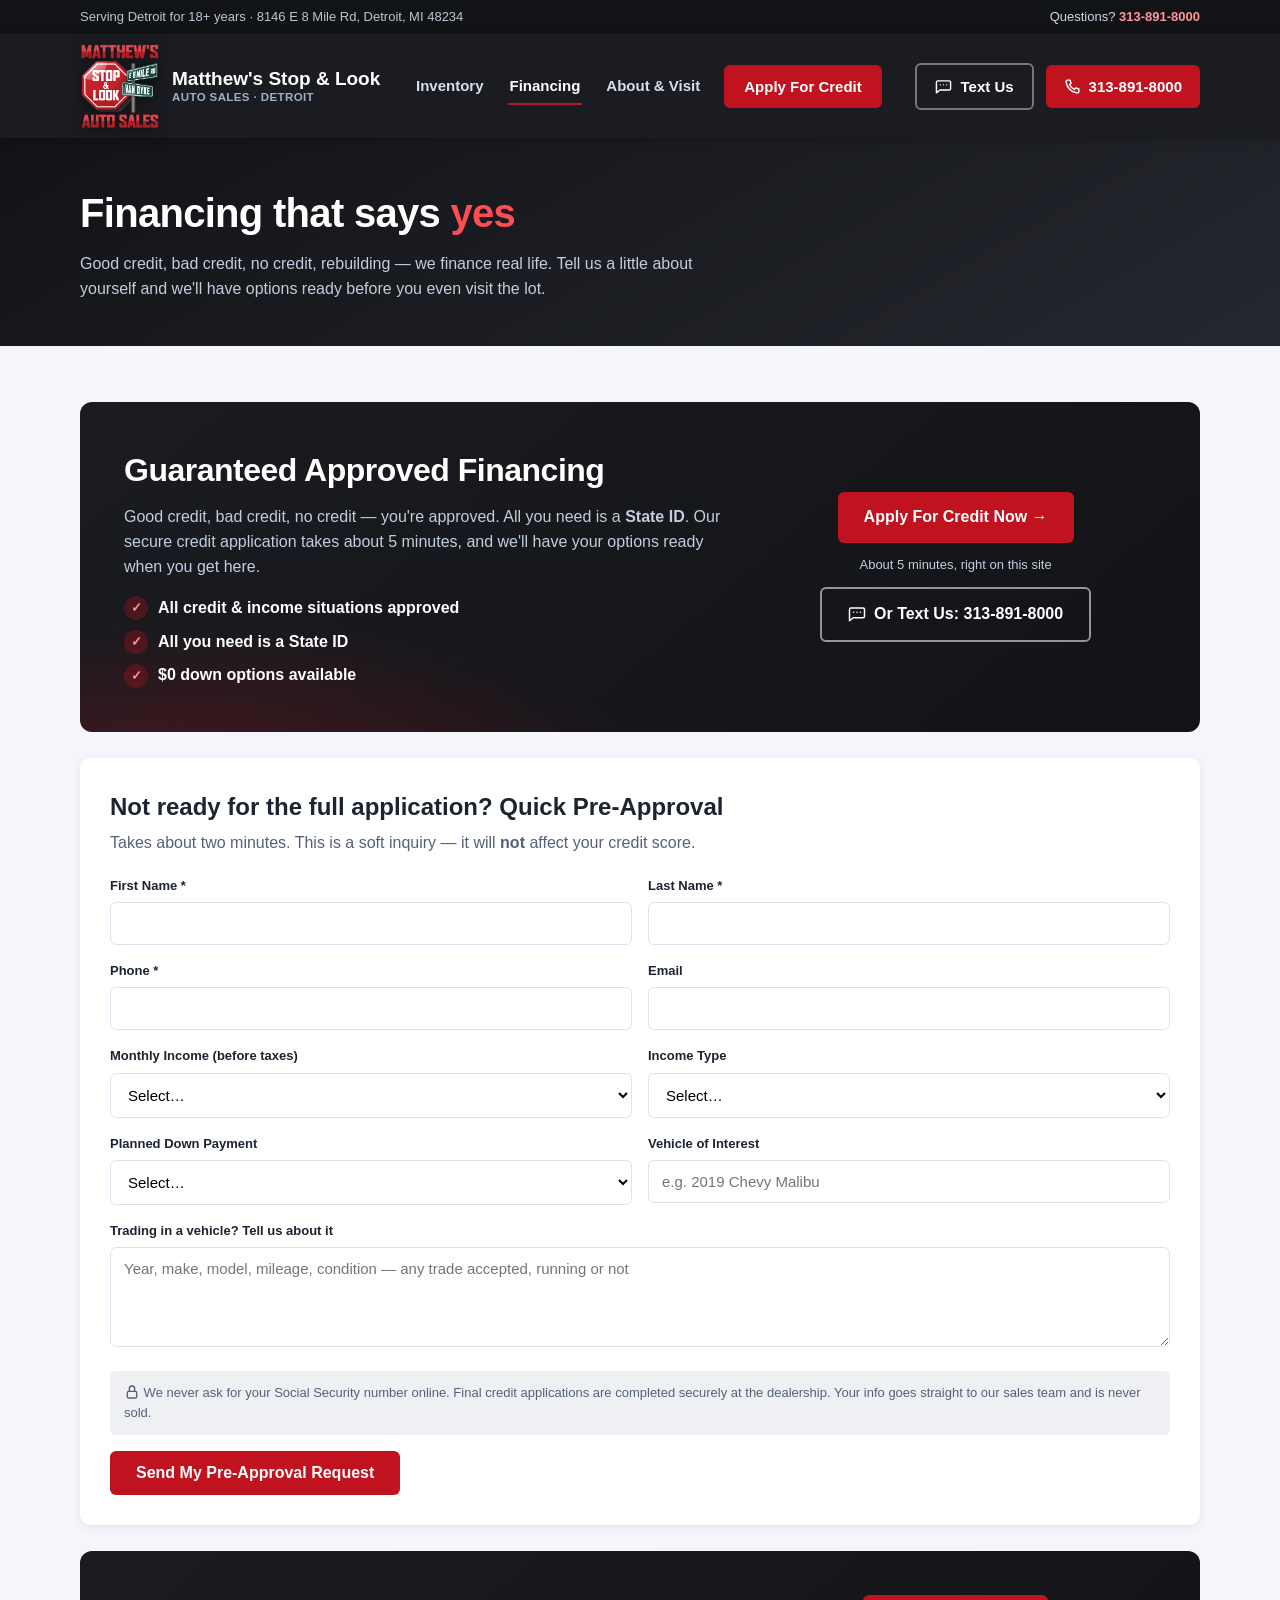
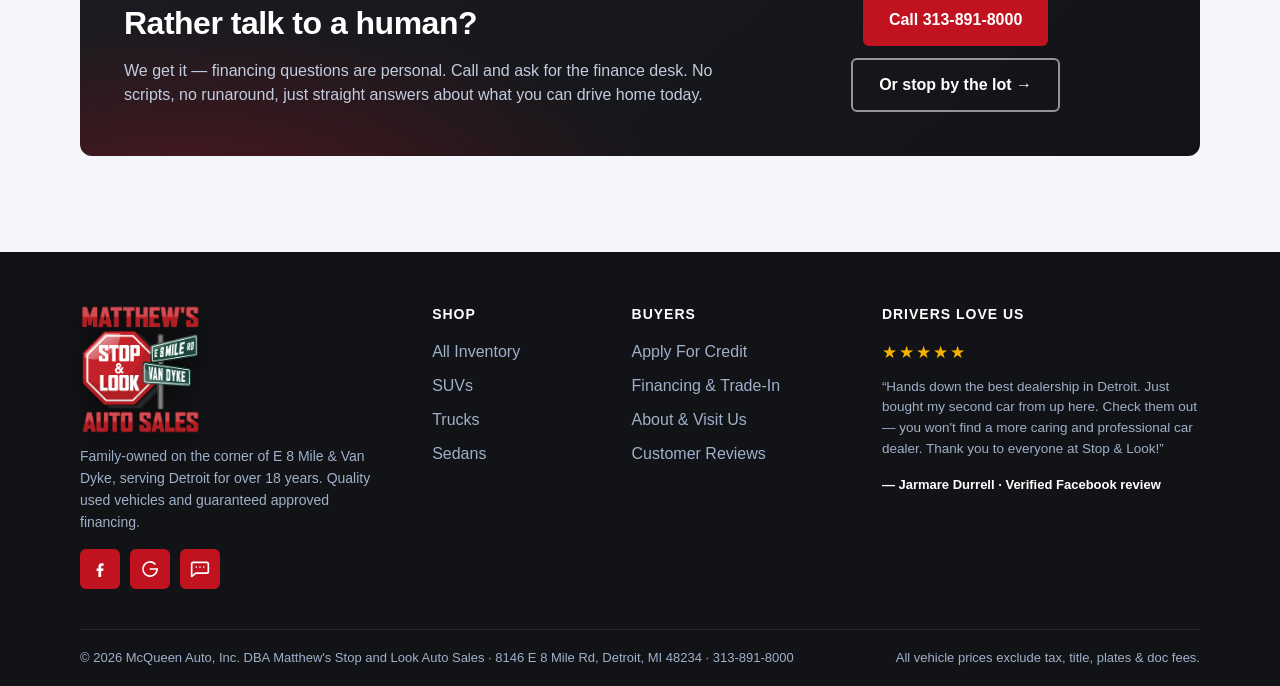
<file: financing.html>
<!DOCTYPE html>
<html lang="en">
<head>
  <meta charset="UTF-8">
  <meta name="viewport" content="width=device-width, initial-scale=1.0">
  <title>Get Pre-Approved | Easy Auto Financing Detroit | Matthew's Stop and Look</title>
  <meta name="description" content="Fast, friendly auto financing in Detroit for every credit situation. $0 down options, all income types welcome. Get pre-approved in minutes.">
  <link rel="stylesheet" href="css/styles.css">
  <link rel="icon" href="data:image/svg+xml,<svg xmlns='http://www.w3.org/2000/svg' viewBox='0 0 100 100'><polygon points='29,2 71,2 98,29 98,71 71,98 29,98 2,71 2,29' fill='%23c1121f'/><polygon points='33,9 67,9 91,33 91,67 67,91 33,91 9,67 9,33' fill='none' stroke='white' stroke-width='4'/><text x='50' y='62' font-size='26' font-weight='900' text-anchor='middle' font-family='Arial' fill='white'>STOP</text></svg>">
</head>
<body data-page="financing">
  <svg xmlns="http://www.w3.org/2000/svg" style="display:none" aria-hidden="true">
    <symbol id="i-check-octagon" viewBox="0 0 24 24"><path d="M7.5 2h9L22 7.5v9L16.5 22h-9L2 16.5v-9L7.5 2Z"/><path d="m8 12.2 2.8 2.8 5.7-5.7"/></symbol>
    <symbol id="i-id" viewBox="0 0 24 24"><rect x="2" y="5" width="20" height="14" rx="2"/><circle cx="8.5" cy="10.5" r="2"/><path d="M5.2 16.8c.7-2 1.9-3 3.3-3s2.6 1 3.3 3"/><path d="M15 10h4M15 13.5h4"/></symbol>
    <symbol id="i-cash" viewBox="0 0 24 24"><rect x="2" y="6" width="20" height="12" rx="2"/><circle cx="12" cy="12" r="2.6"/><path d="M5.5 9.5h.01M18.5 14.5h.01"/></symbol>
    <symbol id="i-trade" viewBox="0 0 24 24"><path d="M4 9a8.5 8.5 0 0 1 14.5-3.5L20 7"/><path d="M20 2.5V7h-4.5"/><path d="M20 15a8.5 8.5 0 0 1-14.5 3.5L4 17"/><path d="M4 21.5V17h4.5"/></symbol>
    <symbol id="i-search" viewBox="0 0 24 24"><circle cx="10.5" cy="10.5" r="6.5"/><path d="m15.3 15.3 5.7 5.7"/></symbol>
    <symbol id="i-talk" viewBox="0 0 24 24"><path d="M22 6a2 2 0 0 0-2-2H4a2 2 0 0 0-2 2v14.5l4.5-3.5H20a2 2 0 0 0 2-2V6Z"/><path d="m8.5 10.2 2.4 2.4 4.6-4.8"/></symbol>
    <symbol id="i-home" viewBox="0 0 24 24"><path d="m3 11 9-8 9 8"/><path d="M5 10v10h5v-6h4v6h5V10"/></symbol>
    <symbol id="i-pin" viewBox="0 0 24 24"><path d="M12 21.5c-4.5-4.2-7-7.7-7-10.8a7 7 0 0 1 14 0c0 3.1-2.5 6.6-7 10.8Z"/><circle cx="12" cy="10.3" r="2.5"/></symbol>
    <symbol id="i-phone" viewBox="0 0 24 24"><path d="M4.8 3h3.7L10 7.5 7.8 9.2a13.5 13.5 0 0 0 7 7l1.7-2.2 4.5 1.5v3.7a1.8 1.8 0 0 1-2 1.8A17 17 0 0 1 3 5a1.8 1.8 0 0 1 1.8-2Z"/></symbol>
    <symbol id="i-chat" viewBox="0 0 24 24"><path d="M22 6a2 2 0 0 0-2-2H4a2 2 0 0 0-2 2v15l5-4h13a2 2 0 0 0 2-2V6Z"/><path d="M7.5 9.7h.01M12 9.7h.01M16.5 9.7h.01"/></symbol>
    <symbol id="i-lock" viewBox="0 0 24 24"><rect x="5" y="11" width="14" height="10" rx="2"/><path d="M8 11V7a4 4 0 0 1 8 0v4"/></symbol>
    <symbol id="i-check-circle" viewBox="0 0 24 24"><circle cx="12" cy="12" r="9.5"/><path d="m8 12.3 2.7 2.7 5.3-5.5"/></symbol>
    <symbol id="i-fb" viewBox="0 0 24 24"><path style="fill:currentColor;stroke:none" d="M13.4 21.5v-7.2h2.4l.4-2.9h-2.8V9.5c0-.9.3-1.5 1.6-1.5h1.3V5.4c-.6-.1-1.4-.2-2.3-.2-2.3 0-3.9 1.4-3.9 4v2.2H7.9v2.9h2.2v7.2h3.3Z"/></symbol>
    <symbol id="i-gg" viewBox="0 0 24 24"><path d="M20.5 12a8.5 8.5 0 1 1-2.5-6"/><path d="M20.5 12h-8.2"/></symbol>
    <symbol id="i-car" viewBox="0 0 24 24"><path d="M5 17H3.5A1.5 1.5 0 0 1 2 15.5V13c0-.9.6-1.6 1.4-1.9L5.5 11l1.7-3.2A2 2 0 0 1 9 6.7h6a2 2 0 0 1 1.8 1.1L18.5 11l2.1.1c.8.3 1.4 1 1.4 1.9v2.5a1.5 1.5 0 0 1-1.5 1.5H19"/><circle cx="7.5" cy="17" r="2"/><circle cx="16.5" cy="17" r="2"/><path d="M9.5 17h5"/></symbol>
    <symbol id="i-star" viewBox="0 0 24 24"><path d="m12 3 2.7 5.6 6.1.9-4.4 4.3 1 6.1L12 17l-5.4 2.9 1-6.1-4.4-4.3 6.1-.9L12 3Z"/></symbol>
    <symbol id="i-mail" viewBox="0 0 24 24"><rect x="2.5" y="5" width="19" height="14" rx="2"/><path d="m3.5 7 8.5 6 8.5-6"/></symbol>
    <symbol id="i-doc" viewBox="0 0 24 24"><path d="M6 2.5h8L18.5 7v13a1.5 1.5 0 0 1-1.5 1.5H6A1.5 1.5 0 0 1 4.5 20V4A1.5 1.5 0 0 1 6 2.5Z"/><path d="M14 2.5V7h4.5"/><path d="M11.5 10v8M13.6 11.5c-.4-.6-1.2-1-2.1-1-1.1 0-2 .6-2 1.5 0 2.1 4.2 1.2 4.2 3.3 0 .9-.9 1.5-2 1.5-.9 0-1.7-.4-2.1-1"/></symbol>
  </svg>


  <div class="topbar">
    <div class="container">
      <span class="hours">Serving Detroit for 18+ years · 8146 E 8 Mile Rd, Detroit, MI 48234</span>
      <span>Questions? <a href="tel:+13138918000">313-891-8000</a></span>
    </div>
  </div>

  <header class="site-header">
    <div class="container">
      <a class="brand" href="index.html">
        <img class="brand-logo" src="assets/logo.png" alt="Matthew's Stop &amp; Look Auto Sales logo">
        <span class="brand-name">Matthew's Stop &amp; Look<small>Auto Sales · Detroit</small></span>
      </a>
      <nav class="main-nav" id="main-nav">
        <a href="inventory.html" data-nav="inventory">Inventory</a>
        <a href="financing.html" data-nav="financing">Financing</a>
        <a href="about.html" data-nav="about">About &amp; Visit</a>
        <a class="nav-apply" href="creditapp.html" data-nav="creditapp">Apply For Credit</a>
      </nav>
      <div class="header-cta">
        <a class="call-btn sms-btn" href="sms:+13138918000"><svg class="svg-i"><use href="#i-chat"/></svg> Text Us</a>
        <a class="call-btn" href="tel:+13138918000"><svg class="svg-i"><use href="#i-phone"/></svg> 313-891-8000</a>
        <button class="nav-toggle" aria-label="Menu" aria-controls="main-nav">☰</button>
      </div>
    </div>
  </header>

  <section class="page-hero">
    <div class="container">
      <h1>Financing that says <span style="color:var(--brand-bright)">yes</span></h1>
      <p>Good credit, bad credit, no credit, rebuilding — we finance real life. Tell us a little about yourself and we'll have options ready before you even visit the lot.</p>
    </div>
  </section>

  <section class="section">
    <div class="container" style="display:grid;grid-template-columns:1fr;gap:26px">
      <div class="finance-banner">
        <div>
          <h2>Guaranteed Approved Financing</h2>
          <p>Good credit, bad credit, no credit — you're approved. All you need is a <strong>State ID</strong>. Our secure credit application takes about 5 minutes, and we'll have your options ready when you get here.</p>
          <ul>
            <li>All credit &amp; income situations approved</li>
            <li>All you need is a State ID</li>
            <li>$0 down options available</li>
          </ul>
        </div>
        <div class="finance-cta">
          <a class="btn btn-primary" href="creditapp.html">Apply For Credit Now →</a>
          <div style="font-size:13px;color:#c2cddf">About 5 minutes, right on this site</div>
          <a class="btn btn-outline" href="sms:+13138918000"><svg class="svg-i"><use href="#i-chat"/></svg> Or Text Us: 313-891-8000</a>
        </div>
      </div>

      <div class="form-card" style="max-width:none">
        <h2 style="margin-bottom:6px">Not ready for the full application? Quick Pre-Approval</h2>
        <p style="color:var(--ink-soft);margin-bottom:20px">Takes about two minutes. This is a soft inquiry — it will <strong>not</strong> affect your credit score.</p>
        <form id="finance-form">
          <div class="form-grid">
            <div>
              <label for="fin-first">First Name *</label>
              <input id="fin-first" name="First Name" required autocomplete="given-name">
            </div>
            <div>
              <label for="fin-last">Last Name *</label>
              <input id="fin-last" name="Last Name" required autocomplete="family-name">
            </div>
            <div>
              <label for="fin-phone">Phone *</label>
              <input id="fin-phone" name="Phone" type="tel" required autocomplete="tel">
            </div>
            <div>
              <label for="fin-email">Email</label>
              <input id="fin-email" name="Email" type="email" autocomplete="email">
            </div>
            <div>
              <label for="fin-income">Monthly Income (before taxes)</label>
              <select id="fin-income" name="Monthly Income">
                <option value="">Select…</option>
                <option>Under $1,500</option>
                <option>$1,500 – $2,500</option>
                <option>$2,500 – $4,000</option>
                <option>Over $4,000</option>
              </select>
            </div>
            <div>
              <label for="fin-employment">Income Type</label>
              <select id="fin-employment" name="Income Type">
                <option value="">Select…</option>
                <option>W-2 Employee</option>
                <option>Self-Employed / 1099</option>
                <option>SSI / Disability</option>
                <option>Retirement</option>
                <option>Other</option>
              </select>
            </div>
            <div>
              <label for="fin-down">Planned Down Payment</label>
              <select id="fin-down" name="Down Payment">
                <option value="">Select…</option>
                <option>$0 down</option>
                <option>Under $500</option>
                <option>$500 – $1,000</option>
                <option>$1,000 – $2,500</option>
                <option>Over $2,500</option>
              </select>
            </div>
            <div>
              <label for="fin-vehicle">Vehicle of Interest</label>
              <input id="fin-vehicle" name="Vehicle of Interest" placeholder="e.g. 2019 Chevy Malibu">
            </div>
            <div class="full" id="trade">
              <label for="fin-trade">Trading in a vehicle? Tell us about it</label>
              <textarea id="fin-trade" name="Trade-In" placeholder="Year, make, model, mileage, condition — any trade accepted, running or not"></textarea>
            </div>
          </div>
          <div class="form-note">
            <svg class="svg-i sm"><use href="#i-lock"/></svg> We never ask for your Social Security number online. Final credit applications are completed securely at the dealership. Your info goes straight to our sales team and is never sold.
          </div>
          <button class="btn btn-primary" type="submit">Send My Pre-Approval Request</button>
          <div class="form-success" id="form-success">
            <svg class="svg-i sm"><use href="#i-check-circle"/></svg> Thanks! Your email app should open with your request — hit send and we'll call you back fast. Or just call us now at 313-891-8000.
          </div>
        </form>
      </div>

      <div class="finance-banner">
        <div>
          <h2>Rather talk to a human?</h2>
          <p>We get it — financing questions are personal. Call and ask for the finance desk. No scripts, no runaround, just straight answers about what you can drive home today.</p>
        </div>
        <div class="finance-cta">
          <a class="btn btn-primary" href="tel:+13138918000">Call 313-891-8000</a>
          <a class="btn btn-outline" href="about.html#visit">Or stop by the lot →</a>
        </div>
      </div>
    </div>
  </section>

  <footer class="site-footer">
    <div class="container">
      <div class="footer-grid">
        <div class="footer-about">
          <img class="footer-logo" src="assets/logo.png" alt="Matthew's Stop &amp; Look Auto Sales logo">
          <p>Family-owned on the corner of E 8 Mile &amp; Van Dyke, serving Detroit for over 18 years. Quality used vehicles and guaranteed approved financing.</p>
          <div class="social-row">
            <a class="social-btn" href="https://www.facebook.com/stopandlookauto" target="_blank" rel="noopener" aria-label="Facebook"><svg class="svg-i"><use href="#i-fb"/></svg></a>
            <a class="social-btn" href="https://maps.google.com/?q=Matthew's+Stop+and+Look+Auto+Sales+8146+E+8+Mile+Rd+Detroit+MI" target="_blank" rel="noopener" aria-label="Google"><svg class="svg-i"><use href="#i-gg"/></svg></a>
            <a class="social-btn" href="sms:+13138918000" aria-label="Text us"><svg class="svg-i"><use href="#i-chat"/></svg></a>
          </div>
        </div>
        <div>
          <h4>Shop</h4>
          <ul>
            <li><a href="inventory.html">All Inventory</a></li>
            <li><a href="inventory.html?body=SUV">SUVs</a></li>
            <li><a href="inventory.html?body=Truck">Trucks</a></li>
            <li><a href="inventory.html?body=Sedan">Sedans</a></li>
          </ul>
        </div>
        <div>
          <h4>Buyers</h4>
          <ul>
            <li><a href="creditapp.html">Apply For Credit</a></li>
            <li><a href="financing.html">Financing &amp; Trade-In</a></li>
            <li><a href="about.html">About &amp; Visit Us</a></li>
            <li><a href="index.html#reviews">Customer Reviews</a></li>
          </ul>
        </div>
        <div class="footer-review">
          <h4>Drivers Love Us</h4>
          <div class="stars">★★★★★</div>
          <p>“Hands down the best dealership in Detroit. Just bought my second car from up here. Check them out — you won't find a more caring and professional car dealer. Thank you to everyone at Stop &amp; Look!”</p>
          <strong style="color:#fff;font-size:13px">— Jarmare Durrell · Verified Facebook review</strong>
        </div>
      </div>
      <div class="footer-bottom">
        <span>© <span id="footer-year"></span> McQueen Auto, Inc. DBA Matthew's Stop and Look Auto Sales · 8146 E 8 Mile Rd, Detroit, MI 48234 · <a href="tel:+13138918000">313-891-8000</a></span>
        <span>All vehicle prices exclude tax, title, plates &amp; doc fees.</span>
      </div>
    </div>
  </footer>

  <script src="data/inventory.js"></script>
  <script src="js/site.js"></script>
</body>
</html>
</file>
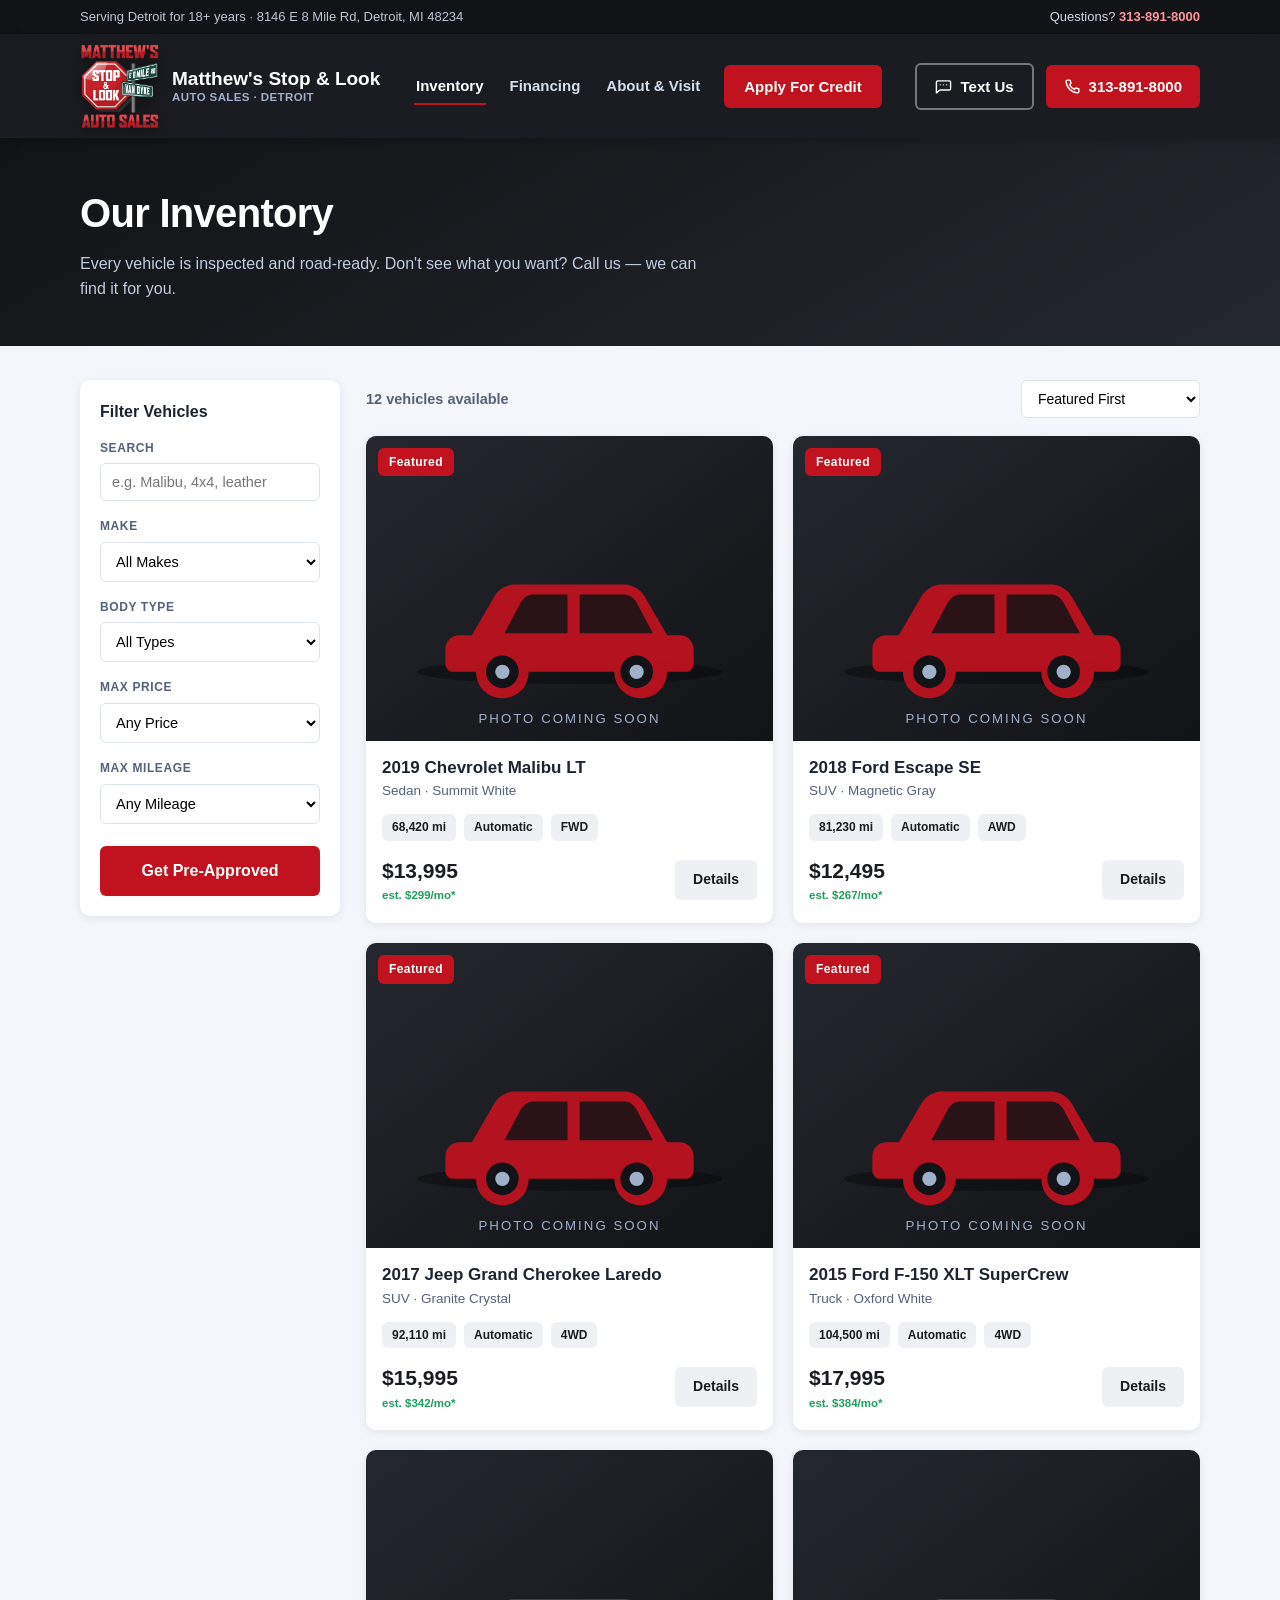
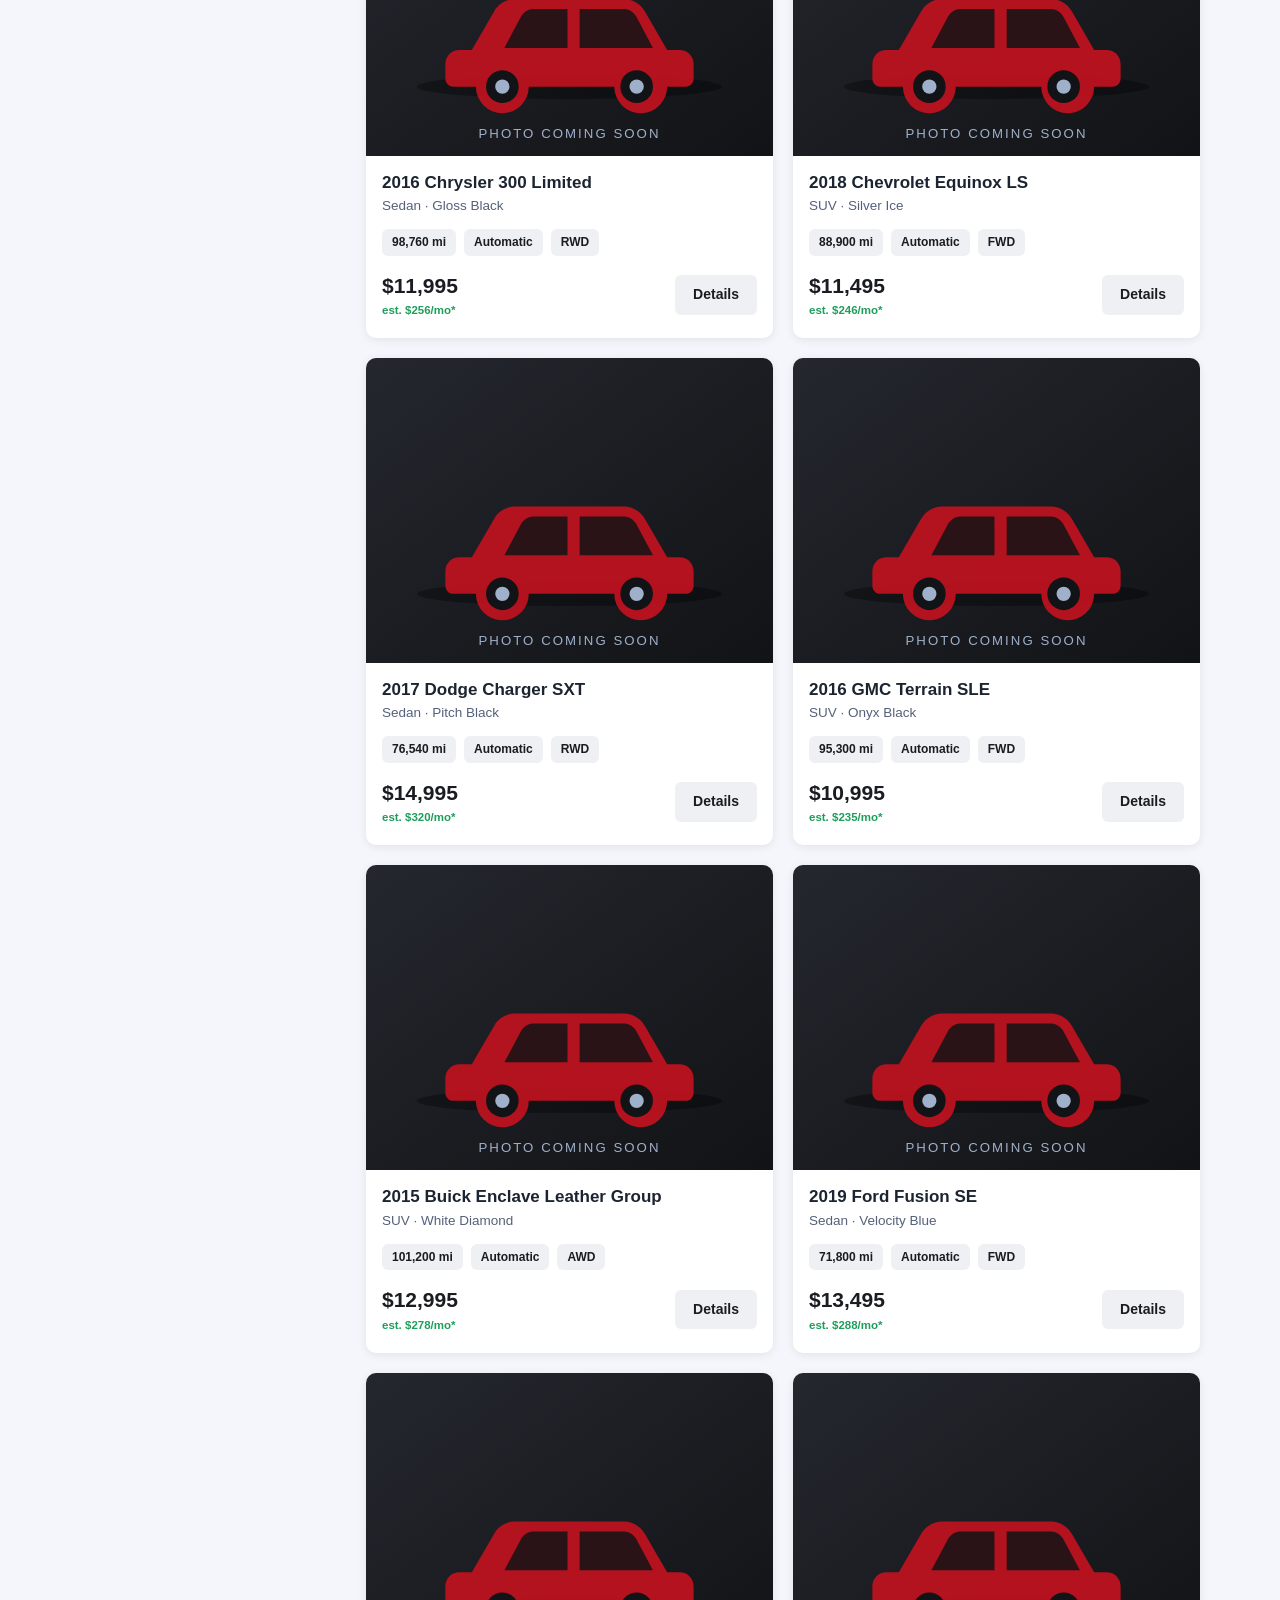
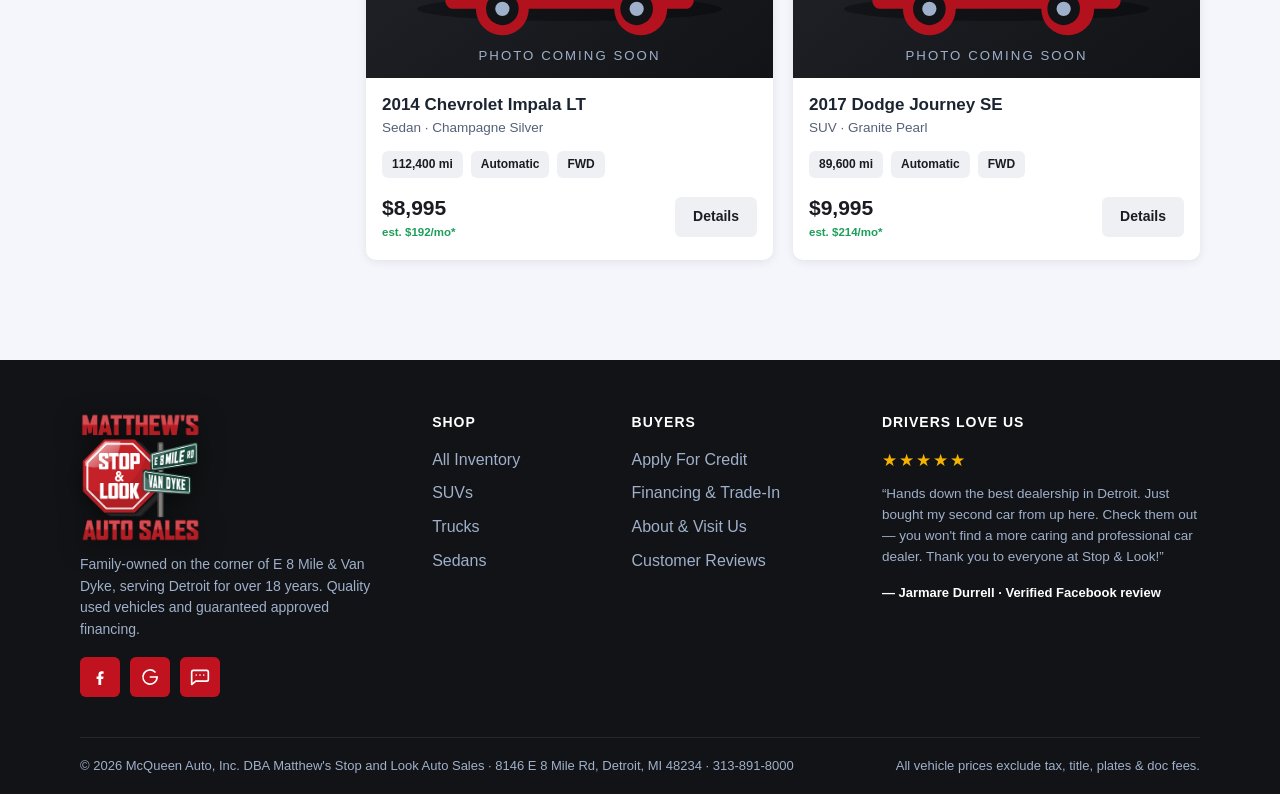
<file: inventory.html>
<!DOCTYPE html>
<html lang="en">
<head>
  <meta charset="UTF-8">
  <meta name="viewport" content="width=device-width, initial-scale=1.0">
  <title>Used Cars, Trucks &amp; SUVs for Sale | Matthew's Stop and Look Auto Sales</title>
  <meta name="description" content="Browse our full inventory of quality used cars, trucks and SUVs in Detroit, MI. Filter by make, price and mileage. Financing for all credit situations.">
  <link rel="stylesheet" href="css/styles.css">
  <link rel="icon" href="data:image/svg+xml,<svg xmlns='http://www.w3.org/2000/svg' viewBox='0 0 100 100'><polygon points='29,2 71,2 98,29 98,71 71,98 29,98 2,71 2,29' fill='%23c1121f'/><polygon points='33,9 67,9 91,33 91,67 67,91 33,91 9,67 9,33' fill='none' stroke='white' stroke-width='4'/><text x='50' y='62' font-size='26' font-weight='900' text-anchor='middle' font-family='Arial' fill='white'>STOP</text></svg>">
</head>
<body data-page="inventory">
  <svg xmlns="http://www.w3.org/2000/svg" style="display:none" aria-hidden="true">
    <symbol id="i-check-octagon" viewBox="0 0 24 24"><path d="M7.5 2h9L22 7.5v9L16.5 22h-9L2 16.5v-9L7.5 2Z"/><path d="m8 12.2 2.8 2.8 5.7-5.7"/></symbol>
    <symbol id="i-id" viewBox="0 0 24 24"><rect x="2" y="5" width="20" height="14" rx="2"/><circle cx="8.5" cy="10.5" r="2"/><path d="M5.2 16.8c.7-2 1.9-3 3.3-3s2.6 1 3.3 3"/><path d="M15 10h4M15 13.5h4"/></symbol>
    <symbol id="i-cash" viewBox="0 0 24 24"><rect x="2" y="6" width="20" height="12" rx="2"/><circle cx="12" cy="12" r="2.6"/><path d="M5.5 9.5h.01M18.5 14.5h.01"/></symbol>
    <symbol id="i-trade" viewBox="0 0 24 24"><path d="M4 9a8.5 8.5 0 0 1 14.5-3.5L20 7"/><path d="M20 2.5V7h-4.5"/><path d="M20 15a8.5 8.5 0 0 1-14.5 3.5L4 17"/><path d="M4 21.5V17h4.5"/></symbol>
    <symbol id="i-search" viewBox="0 0 24 24"><circle cx="10.5" cy="10.5" r="6.5"/><path d="m15.3 15.3 5.7 5.7"/></symbol>
    <symbol id="i-talk" viewBox="0 0 24 24"><path d="M22 6a2 2 0 0 0-2-2H4a2 2 0 0 0-2 2v14.5l4.5-3.5H20a2 2 0 0 0 2-2V6Z"/><path d="m8.5 10.2 2.4 2.4 4.6-4.8"/></symbol>
    <symbol id="i-home" viewBox="0 0 24 24"><path d="m3 11 9-8 9 8"/><path d="M5 10v10h5v-6h4v6h5V10"/></symbol>
    <symbol id="i-pin" viewBox="0 0 24 24"><path d="M12 21.5c-4.5-4.2-7-7.7-7-10.8a7 7 0 0 1 14 0c0 3.1-2.5 6.6-7 10.8Z"/><circle cx="12" cy="10.3" r="2.5"/></symbol>
    <symbol id="i-phone" viewBox="0 0 24 24"><path d="M4.8 3h3.7L10 7.5 7.8 9.2a13.5 13.5 0 0 0 7 7l1.7-2.2 4.5 1.5v3.7a1.8 1.8 0 0 1-2 1.8A17 17 0 0 1 3 5a1.8 1.8 0 0 1 1.8-2Z"/></symbol>
    <symbol id="i-chat" viewBox="0 0 24 24"><path d="M22 6a2 2 0 0 0-2-2H4a2 2 0 0 0-2 2v15l5-4h13a2 2 0 0 0 2-2V6Z"/><path d="M7.5 9.7h.01M12 9.7h.01M16.5 9.7h.01"/></symbol>
    <symbol id="i-lock" viewBox="0 0 24 24"><rect x="5" y="11" width="14" height="10" rx="2"/><path d="M8 11V7a4 4 0 0 1 8 0v4"/></symbol>
    <symbol id="i-check-circle" viewBox="0 0 24 24"><circle cx="12" cy="12" r="9.5"/><path d="m8 12.3 2.7 2.7 5.3-5.5"/></symbol>
    <symbol id="i-fb" viewBox="0 0 24 24"><path style="fill:currentColor;stroke:none" d="M13.4 21.5v-7.2h2.4l.4-2.9h-2.8V9.5c0-.9.3-1.5 1.6-1.5h1.3V5.4c-.6-.1-1.4-.2-2.3-.2-2.3 0-3.9 1.4-3.9 4v2.2H7.9v2.9h2.2v7.2h3.3Z"/></symbol>
    <symbol id="i-gg" viewBox="0 0 24 24"><path d="M20.5 12a8.5 8.5 0 1 1-2.5-6"/><path d="M20.5 12h-8.2"/></symbol>
    <symbol id="i-car" viewBox="0 0 24 24"><path d="M5 17H3.5A1.5 1.5 0 0 1 2 15.5V13c0-.9.6-1.6 1.4-1.9L5.5 11l1.7-3.2A2 2 0 0 1 9 6.7h6a2 2 0 0 1 1.8 1.1L18.5 11l2.1.1c.8.3 1.4 1 1.4 1.9v2.5a1.5 1.5 0 0 1-1.5 1.5H19"/><circle cx="7.5" cy="17" r="2"/><circle cx="16.5" cy="17" r="2"/><path d="M9.5 17h5"/></symbol>
    <symbol id="i-star" viewBox="0 0 24 24"><path d="m12 3 2.7 5.6 6.1.9-4.4 4.3 1 6.1L12 17l-5.4 2.9 1-6.1-4.4-4.3 6.1-.9L12 3Z"/></symbol>
    <symbol id="i-mail" viewBox="0 0 24 24"><rect x="2.5" y="5" width="19" height="14" rx="2"/><path d="m3.5 7 8.5 6 8.5-6"/></symbol>
    <symbol id="i-doc" viewBox="0 0 24 24"><path d="M6 2.5h8L18.5 7v13a1.5 1.5 0 0 1-1.5 1.5H6A1.5 1.5 0 0 1 4.5 20V4A1.5 1.5 0 0 1 6 2.5Z"/><path d="M14 2.5V7h4.5"/><path d="M11.5 10v8M13.6 11.5c-.4-.6-1.2-1-2.1-1-1.1 0-2 .6-2 1.5 0 2.1 4.2 1.2 4.2 3.3 0 .9-.9 1.5-2 1.5-.9 0-1.7-.4-2.1-1"/></symbol>
  </svg>


  <div class="topbar">
    <div class="container">
      <span class="hours">Serving Detroit for 18+ years · 8146 E 8 Mile Rd, Detroit, MI 48234</span>
      <span>Questions? <a href="tel:+13138918000">313-891-8000</a></span>
    </div>
  </div>

  <header class="site-header">
    <div class="container">
      <a class="brand" href="index.html">
        <img class="brand-logo" src="assets/logo.png" alt="Matthew's Stop &amp; Look Auto Sales logo">
        <span class="brand-name">Matthew's Stop &amp; Look<small>Auto Sales · Detroit</small></span>
      </a>
      <nav class="main-nav" id="main-nav">
        <a href="inventory.html" data-nav="inventory">Inventory</a>
        <a href="financing.html" data-nav="financing">Financing</a>
        <a href="about.html" data-nav="about">About &amp; Visit</a>
        <a class="nav-apply" href="creditapp.html" data-nav="creditapp">Apply For Credit</a>
      </nav>
      <div class="header-cta">
        <a class="call-btn sms-btn" href="sms:+13138918000"><svg class="svg-i"><use href="#i-chat"/></svg> Text Us</a>
        <a class="call-btn" href="tel:+13138918000"><svg class="svg-i"><use href="#i-phone"/></svg> 313-891-8000</a>
        <button class="nav-toggle" aria-label="Menu" aria-controls="main-nav">☰</button>
      </div>
    </div>
  </header>

  <section class="page-hero">
    <div class="container">
      <h1>Our Inventory</h1>
      <p>Every vehicle is inspected and road-ready. Don't see what you want? Call us — we can find it for you.</p>
    </div>
  </section>

  <div class="container">
    <div class="inventory-layout">
      <aside class="filters">
        <h3>Filter Vehicles</h3>
        <div class="filter-group">
          <label for="f-search">Search</label>
          <input id="f-search" type="search" placeholder="e.g. Malibu, 4x4, leather">
        </div>
        <div class="filter-group">
          <label for="f-make">Make</label>
          <select id="f-make"></select>
        </div>
        <div class="filter-group">
          <label for="f-body">Body Type</label>
          <select id="f-body"></select>
        </div>
        <div class="filter-group">
          <label for="f-price">Max Price</label>
          <select id="f-price">
            <option value="">Any Price</option>
            <option value="10000">Under $10,000</option>
            <option value="12500">Under $12,500</option>
            <option value="15000">Under $15,000</option>
            <option value="20000">Under $20,000</option>
          </select>
        </div>
        <div class="filter-group">
          <label for="f-miles">Max Mileage</label>
          <select id="f-miles">
            <option value="">Any Mileage</option>
            <option value="75000">Under 75,000 mi</option>
            <option value="100000">Under 100,000 mi</option>
            <option value="125000">Under 125,000 mi</option>
          </select>
        </div>
        <a class="btn btn-primary btn-block" href="financing.html" style="margin-top:6px">Get Pre-Approved</a>
      </aside>

      <div>
        <div class="results-bar">
          <span class="count" id="result-count"></span>
          <select id="f-sort">
            <option value="featured">Featured First</option>
            <option value="price-asc">Price: Low to High</option>
            <option value="price-desc">Price: High to Low</option>
            <option value="year-desc">Year: Newest First</option>
            <option value="miles-asc">Mileage: Lowest First</option>
          </select>
        </div>
        <div class="vehicle-grid" id="inventory-grid"></div>
      </div>
    </div>
  </div>

  <footer class="site-footer">
    <div class="container">
      <div class="footer-grid">
        <div class="footer-about">
          <img class="footer-logo" src="assets/logo.png" alt="Matthew's Stop &amp; Look Auto Sales logo">
          <p>Family-owned on the corner of E 8 Mile &amp; Van Dyke, serving Detroit for over 18 years. Quality used vehicles and guaranteed approved financing.</p>
          <div class="social-row">
            <a class="social-btn" href="https://www.facebook.com/stopandlookauto" target="_blank" rel="noopener" aria-label="Facebook"><svg class="svg-i"><use href="#i-fb"/></svg></a>
            <a class="social-btn" href="https://maps.google.com/?q=Matthew's+Stop+and+Look+Auto+Sales+8146+E+8+Mile+Rd+Detroit+MI" target="_blank" rel="noopener" aria-label="Google"><svg class="svg-i"><use href="#i-gg"/></svg></a>
            <a class="social-btn" href="sms:+13138918000" aria-label="Text us"><svg class="svg-i"><use href="#i-chat"/></svg></a>
          </div>
        </div>
        <div>
          <h4>Shop</h4>
          <ul>
            <li><a href="inventory.html">All Inventory</a></li>
            <li><a href="inventory.html?body=SUV">SUVs</a></li>
            <li><a href="inventory.html?body=Truck">Trucks</a></li>
            <li><a href="inventory.html?body=Sedan">Sedans</a></li>
          </ul>
        </div>
        <div>
          <h4>Buyers</h4>
          <ul>
            <li><a href="creditapp.html">Apply For Credit</a></li>
            <li><a href="financing.html">Financing &amp; Trade-In</a></li>
            <li><a href="about.html">About &amp; Visit Us</a></li>
            <li><a href="index.html#reviews">Customer Reviews</a></li>
          </ul>
        </div>
        <div class="footer-review">
          <h4>Drivers Love Us</h4>
          <div class="stars">★★★★★</div>
          <p>“Hands down the best dealership in Detroit. Just bought my second car from up here. Check them out — you won't find a more caring and professional car dealer. Thank you to everyone at Stop &amp; Look!”</p>
          <strong style="color:#fff;font-size:13px">— Jarmare Durrell · Verified Facebook review</strong>
        </div>
      </div>
      <div class="footer-bottom">
        <span>© <span id="footer-year"></span> McQueen Auto, Inc. DBA Matthew's Stop and Look Auto Sales · 8146 E 8 Mile Rd, Detroit, MI 48234 · <a href="tel:+13138918000">313-891-8000</a></span>
        <span>All vehicle prices exclude tax, title, plates &amp; doc fees.</span>
      </div>
    </div>
  </footer>

  <script src="data/inventory.js"></script>
  <script src="js/site.js"></script>
</body>
</html>
</file>
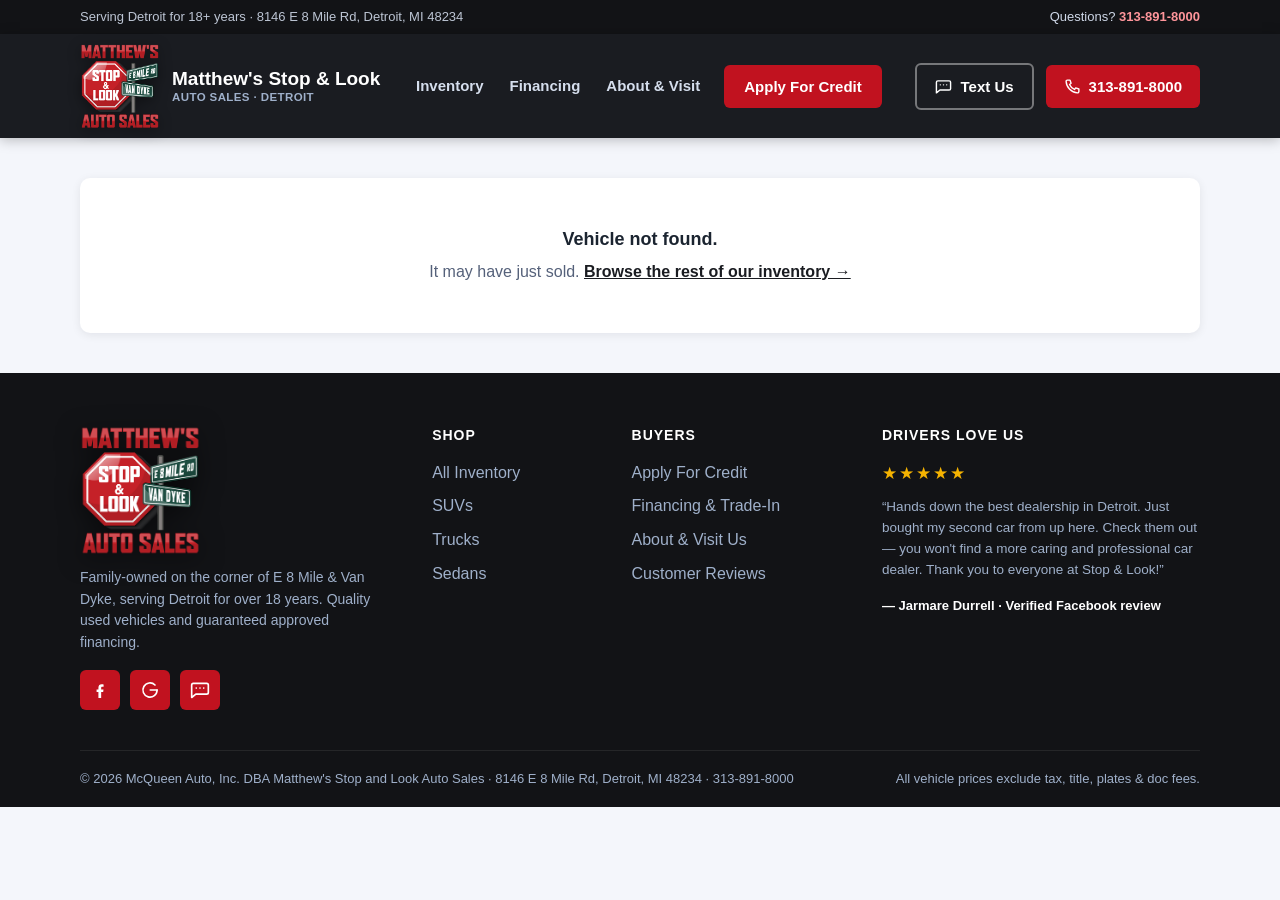
<file: vehicle.html>
<!DOCTYPE html>
<html lang="en">
<head>
  <meta charset="UTF-8">
  <meta name="viewport" content="width=device-width, initial-scale=1.0">
  <title>Vehicle Details | Matthew's Stop and Look Auto Sales</title>
  <meta name="description" content="Vehicle details, photos, specs and payment estimator. Matthew's Stop and Look Auto Sales, Detroit MI.">
  <link rel="stylesheet" href="css/styles.css">
  <link rel="icon" href="data:image/svg+xml,<svg xmlns='http://www.w3.org/2000/svg' viewBox='0 0 100 100'><polygon points='29,2 71,2 98,29 98,71 71,98 29,98 2,71 2,29' fill='%23c1121f'/><polygon points='33,9 67,9 91,33 91,67 67,91 33,91 9,67 9,33' fill='none' stroke='white' stroke-width='4'/><text x='50' y='62' font-size='26' font-weight='900' text-anchor='middle' font-family='Arial' fill='white'>STOP</text></svg>">
</head>
<body data-page="vehicle">
  <svg xmlns="http://www.w3.org/2000/svg" style="display:none" aria-hidden="true">
    <symbol id="i-check-octagon" viewBox="0 0 24 24"><path d="M7.5 2h9L22 7.5v9L16.5 22h-9L2 16.5v-9L7.5 2Z"/><path d="m8 12.2 2.8 2.8 5.7-5.7"/></symbol>
    <symbol id="i-id" viewBox="0 0 24 24"><rect x="2" y="5" width="20" height="14" rx="2"/><circle cx="8.5" cy="10.5" r="2"/><path d="M5.2 16.8c.7-2 1.9-3 3.3-3s2.6 1 3.3 3"/><path d="M15 10h4M15 13.5h4"/></symbol>
    <symbol id="i-cash" viewBox="0 0 24 24"><rect x="2" y="6" width="20" height="12" rx="2"/><circle cx="12" cy="12" r="2.6"/><path d="M5.5 9.5h.01M18.5 14.5h.01"/></symbol>
    <symbol id="i-trade" viewBox="0 0 24 24"><path d="M4 9a8.5 8.5 0 0 1 14.5-3.5L20 7"/><path d="M20 2.5V7h-4.5"/><path d="M20 15a8.5 8.5 0 0 1-14.5 3.5L4 17"/><path d="M4 21.5V17h4.5"/></symbol>
    <symbol id="i-search" viewBox="0 0 24 24"><circle cx="10.5" cy="10.5" r="6.5"/><path d="m15.3 15.3 5.7 5.7"/></symbol>
    <symbol id="i-talk" viewBox="0 0 24 24"><path d="M22 6a2 2 0 0 0-2-2H4a2 2 0 0 0-2 2v14.5l4.5-3.5H20a2 2 0 0 0 2-2V6Z"/><path d="m8.5 10.2 2.4 2.4 4.6-4.8"/></symbol>
    <symbol id="i-home" viewBox="0 0 24 24"><path d="m3 11 9-8 9 8"/><path d="M5 10v10h5v-6h4v6h5V10"/></symbol>
    <symbol id="i-pin" viewBox="0 0 24 24"><path d="M12 21.5c-4.5-4.2-7-7.7-7-10.8a7 7 0 0 1 14 0c0 3.1-2.5 6.6-7 10.8Z"/><circle cx="12" cy="10.3" r="2.5"/></symbol>
    <symbol id="i-phone" viewBox="0 0 24 24"><path d="M4.8 3h3.7L10 7.5 7.8 9.2a13.5 13.5 0 0 0 7 7l1.7-2.2 4.5 1.5v3.7a1.8 1.8 0 0 1-2 1.8A17 17 0 0 1 3 5a1.8 1.8 0 0 1 1.8-2Z"/></symbol>
    <symbol id="i-chat" viewBox="0 0 24 24"><path d="M22 6a2 2 0 0 0-2-2H4a2 2 0 0 0-2 2v15l5-4h13a2 2 0 0 0 2-2V6Z"/><path d="M7.5 9.7h.01M12 9.7h.01M16.5 9.7h.01"/></symbol>
    <symbol id="i-lock" viewBox="0 0 24 24"><rect x="5" y="11" width="14" height="10" rx="2"/><path d="M8 11V7a4 4 0 0 1 8 0v4"/></symbol>
    <symbol id="i-check-circle" viewBox="0 0 24 24"><circle cx="12" cy="12" r="9.5"/><path d="m8 12.3 2.7 2.7 5.3-5.5"/></symbol>
    <symbol id="i-fb" viewBox="0 0 24 24"><path style="fill:currentColor;stroke:none" d="M13.4 21.5v-7.2h2.4l.4-2.9h-2.8V9.5c0-.9.3-1.5 1.6-1.5h1.3V5.4c-.6-.1-1.4-.2-2.3-.2-2.3 0-3.9 1.4-3.9 4v2.2H7.9v2.9h2.2v7.2h3.3Z"/></symbol>
    <symbol id="i-gg" viewBox="0 0 24 24"><path d="M20.5 12a8.5 8.5 0 1 1-2.5-6"/><path d="M20.5 12h-8.2"/></symbol>
    <symbol id="i-car" viewBox="0 0 24 24"><path d="M5 17H3.5A1.5 1.5 0 0 1 2 15.5V13c0-.9.6-1.6 1.4-1.9L5.5 11l1.7-3.2A2 2 0 0 1 9 6.7h6a2 2 0 0 1 1.8 1.1L18.5 11l2.1.1c.8.3 1.4 1 1.4 1.9v2.5a1.5 1.5 0 0 1-1.5 1.5H19"/><circle cx="7.5" cy="17" r="2"/><circle cx="16.5" cy="17" r="2"/><path d="M9.5 17h5"/></symbol>
    <symbol id="i-star" viewBox="0 0 24 24"><path d="m12 3 2.7 5.6 6.1.9-4.4 4.3 1 6.1L12 17l-5.4 2.9 1-6.1-4.4-4.3 6.1-.9L12 3Z"/></symbol>
    <symbol id="i-mail" viewBox="0 0 24 24"><rect x="2.5" y="5" width="19" height="14" rx="2"/><path d="m3.5 7 8.5 6 8.5-6"/></symbol>
    <symbol id="i-doc" viewBox="0 0 24 24"><path d="M6 2.5h8L18.5 7v13a1.5 1.5 0 0 1-1.5 1.5H6A1.5 1.5 0 0 1 4.5 20V4A1.5 1.5 0 0 1 6 2.5Z"/><path d="M14 2.5V7h4.5"/><path d="M11.5 10v8M13.6 11.5c-.4-.6-1.2-1-2.1-1-1.1 0-2 .6-2 1.5 0 2.1 4.2 1.2 4.2 3.3 0 .9-.9 1.5-2 1.5-.9 0-1.7-.4-2.1-1"/></symbol>
  </svg>


  <div class="topbar">
    <div class="container">
      <span class="hours">Serving Detroit for 18+ years · 8146 E 8 Mile Rd, Detroit, MI 48234</span>
      <span>Questions? <a href="tel:+13138918000">313-891-8000</a></span>
    </div>
  </div>

  <header class="site-header">
    <div class="container">
      <a class="brand" href="index.html">
        <img class="brand-logo" src="assets/logo.png" alt="Matthew's Stop &amp; Look Auto Sales logo">
        <span class="brand-name">Matthew's Stop &amp; Look<small>Auto Sales · Detroit</small></span>
      </a>
      <nav class="main-nav" id="main-nav">
        <a href="inventory.html" data-nav="inventory">Inventory</a>
        <a href="financing.html" data-nav="financing">Financing</a>
        <a href="about.html" data-nav="about">About &amp; Visit</a>
        <a class="nav-apply" href="creditapp.html" data-nav="creditapp">Apply For Credit</a>
      </nav>
      <div class="header-cta">
        <a class="call-btn sms-btn" href="sms:+13138918000"><svg class="svg-i"><use href="#i-chat"/></svg> Text Us</a>
        <a class="call-btn" href="tel:+13138918000"><svg class="svg-i"><use href="#i-phone"/></svg> 313-891-8000</a>
        <button class="nav-toggle" aria-label="Menu" aria-controls="main-nav">☰</button>
      </div>
    </div>
  </header>

  <div class="container" id="vdp-root">
    <!-- Vehicle detail content rendered by js/site.js from ?id=... -->
  </div>

  <footer class="site-footer">
    <div class="container">
      <div class="footer-grid">
        <div class="footer-about">
          <img class="footer-logo" src="assets/logo.png" alt="Matthew's Stop &amp; Look Auto Sales logo">
          <p>Family-owned on the corner of E 8 Mile &amp; Van Dyke, serving Detroit for over 18 years. Quality used vehicles and guaranteed approved financing.</p>
          <div class="social-row">
            <a class="social-btn" href="https://www.facebook.com/stopandlookauto" target="_blank" rel="noopener" aria-label="Facebook"><svg class="svg-i"><use href="#i-fb"/></svg></a>
            <a class="social-btn" href="https://maps.google.com/?q=Matthew's+Stop+and+Look+Auto+Sales+8146+E+8+Mile+Rd+Detroit+MI" target="_blank" rel="noopener" aria-label="Google"><svg class="svg-i"><use href="#i-gg"/></svg></a>
            <a class="social-btn" href="sms:+13138918000" aria-label="Text us"><svg class="svg-i"><use href="#i-chat"/></svg></a>
          </div>
        </div>
        <div>
          <h4>Shop</h4>
          <ul>
            <li><a href="inventory.html">All Inventory</a></li>
            <li><a href="inventory.html?body=SUV">SUVs</a></li>
            <li><a href="inventory.html?body=Truck">Trucks</a></li>
            <li><a href="inventory.html?body=Sedan">Sedans</a></li>
          </ul>
        </div>
        <div>
          <h4>Buyers</h4>
          <ul>
            <li><a href="creditapp.html">Apply For Credit</a></li>
            <li><a href="financing.html">Financing &amp; Trade-In</a></li>
            <li><a href="about.html">About &amp; Visit Us</a></li>
            <li><a href="index.html#reviews">Customer Reviews</a></li>
          </ul>
        </div>
        <div class="footer-review">
          <h4>Drivers Love Us</h4>
          <div class="stars">★★★★★</div>
          <p>“Hands down the best dealership in Detroit. Just bought my second car from up here. Check them out — you won't find a more caring and professional car dealer. Thank you to everyone at Stop &amp; Look!”</p>
          <strong style="color:#fff;font-size:13px">— Jarmare Durrell · Verified Facebook review</strong>
        </div>
      </div>
      <div class="footer-bottom">
        <span>© <span id="footer-year"></span> McQueen Auto, Inc. DBA Matthew's Stop and Look Auto Sales · 8146 E 8 Mile Rd, Detroit, MI 48234 · <a href="tel:+13138918000">313-891-8000</a></span>
        <span>All vehicle prices exclude tax, title, plates &amp; doc fees.</span>
      </div>
    </div>
  </footer>

  <script src="data/inventory.js"></script>
  <script src="js/site.js"></script>
</body>
</html>
</file>
<file: css/styles.css>
/* ============================================================
   Matthew's Stop and Look Auto Sales — site styles
   Zero dependencies: no frameworks, no external fonts.
   Brand: the STOP sign. Stop-sign red + white + asphalt black.
   ============================================================ */

:root {
  --dark-900: #121316;
  --dark-800: #1a1c21;
  --dark-700: #24272e;
  --gray-100: #eef0f4;
  --brand-600: #c1121f;   /* stop-sign red */
  --brand-700: #9d0e19;   /* hover red */
  --brand-bright: #ff4d55; /* red that pops on dark backgrounds */
  --brand-soft: #ff959b;   /* readable red for small text on dark */
  --red-600: #c1121f;
  --gold: #f5b301;         /* review stars only */
  --ink: #1b2430;
  --ink-soft: #55617a;
  --line: #dde3ee;
  --bg: #f4f6fb;
  --card: #ffffff;
  --green-600: #1e9e5a;
  --radius: 10px;
  --shadow: 0 2px 10px rgba(18, 19, 22, 0.08);
  --shadow-lift: 0 12px 28px rgba(18, 19, 22, 0.16);
  --font: -apple-system, BlinkMacSystemFont, "Segoe UI", Roboto, "Helvetica Neue",
    Arial, sans-serif;
}

* { box-sizing: border-box; margin: 0; padding: 0; }

html { scroll-behavior: smooth; }

html, body { overflow-x: hidden; }

body {
  font-family: var(--font);
  color: var(--ink);
  background: var(--bg);
  line-height: 1.55;
  -webkit-font-smoothing: antialiased;
}

img, svg { max-width: 100%; display: block; }

a { color: inherit; text-decoration: none; }

.container { max-width: 1160px; margin: 0 auto; padding: 0 20px; }

/* ---------- Custom icon system (inline SVG sprite, stroke icons) ---------- */

.svg-i {
  width: 24px; height: 24px; flex: 0 0 auto;
  fill: none; stroke: currentColor; stroke-width: 2;
  stroke-linecap: round; stroke-linejoin: round;
}
.svg-i.sm { width: 16px; height: 16px; vertical-align: -3px; display: inline-block; }
.trust-item .icon { color: var(--brand-600); }
.call-btn .svg-i { width: 17px; height: 17px; }
.btn .svg-i { width: 18px; height: 18px; }

/* ---------- Buttons ---------- */

.btn {
  display: inline-flex; align-items: center; justify-content: center; gap: 8px;
  padding: 13px 26px; border-radius: 6px; border: 0; cursor: pointer;
  font-size: 16px; font-weight: 700; font-family: var(--font);
  transition: transform 0.15s ease, box-shadow 0.15s ease, background 0.15s ease;
  white-space: nowrap;
}
.btn:hover { transform: translateY(-2px); box-shadow: var(--shadow-lift); }
.btn-primary { background: var(--brand-600); color: #fff; }
.btn-primary:hover { background: var(--brand-700); }
.btn-dark { background: var(--dark-800); color: #fff; }
.btn-outline {
  background: transparent; color: #fff;
  border: 2px solid rgba(255, 255, 255, 0.55);
}
.btn-outline:hover { border-color: #fff; background: rgba(255, 255, 255, 0.08); }
.btn-ghost { background: var(--gray-100); color: var(--dark-800); }
.btn-block { width: 100%; }
.btn-sm { padding: 9px 18px; font-size: 14px; }

/* ---------- Top bar + header ---------- */

.topbar {
  background: var(--dark-900); color: #cfd8e8;
  font-size: 13px; padding: 7px 0;
}
.topbar .container {
  display: flex; justify-content: space-between; align-items: center; gap: 12px;
}
.topbar a { color: var(--brand-soft); font-weight: 700; }
.topbar .hours { opacity: 0.9; }

.site-header {
  background: var(--dark-800); color: #fff;
  position: sticky; top: 0; z-index: 50;
  box-shadow: 0 2px 12px rgba(0, 0, 0, 0.25);
}
.site-header .container {
  display: flex; align-items: center; justify-content: space-between;
  gap: 20px; min-height: 104px;
}

.brand { display: flex; align-items: center; gap: 12px; }
.brand-logo { height: 86px; width: auto; flex: 0 0 auto;
  filter: drop-shadow(0 3px 7px rgba(0, 0, 0, 0.45)); }
.brand-name { font-weight: 800; font-size: 19px; line-height: 1.2; }
.brand-name small {
  display: block; font-weight: 600; font-size: 11.5px;
  color: #9fb0ca; letter-spacing: 0.4px; text-transform: uppercase;
}

.main-nav { display: flex; align-items: center; gap: 22px; }
.main-nav a {
  color: #d5deed; font-weight: 600; font-size: 15px; white-space: nowrap;
  padding: 6px 2px; border-bottom: 2px solid transparent;
  transition: color 0.15s ease, border-color 0.15s ease;
}
.main-nav a:hover, .main-nav a.active { color: #fff; border-color: var(--brand-600); }
.main-nav .nav-apply {
  background: var(--brand-600); color: #fff; font-weight: 700;
  padding: 10px 20px; border-radius: 6px; border-bottom: 0;
}
.main-nav .nav-apply:hover { background: var(--brand-700); color: #fff; }

.header-cta { display: flex; align-items: center; gap: 12px; }
.call-btn {
  display: inline-flex; align-items: center; gap: 8px; white-space: nowrap;
  background: var(--brand-600); color: #fff;
  font-weight: 800; padding: 10px 18px; border-radius: 6px; font-size: 15px;
  transition: background 0.15s ease;
}
.call-btn:hover { background: var(--brand-700); }
.sms-btn {
  background: transparent; border: 2px solid rgba(255, 255, 255, 0.4); color: #fff;
}
.sms-btn:hover { background: rgba(255, 255, 255, 0.08); }

.nav-toggle {
  display: none; background: none; border: 0; color: #fff;
  font-size: 26px; cursor: pointer; padding: 4px 8px;
}

/* ---------- Hero ---------- */

.hero {
  background:
    radial-gradient(1100px 500px at 85% -10%, rgba(193, 18, 31, 0.35), transparent 60%),
    linear-gradient(105deg, rgba(18, 19, 22, 0.95) 0%, rgba(18, 19, 22, 0.83) 45%, rgba(18, 19, 22, 0.42) 100%),
    /* Real photo from the dealership (cropped from their current site).
       Swap assets/hero-car.jpg any time for a newer shot of the lot. */
    url("../assets/hero-car.jpg") center / cover no-repeat,
    linear-gradient(160deg, var(--dark-900) 0%, var(--dark-700) 100%);
  color: #fff; padding: 72px 0 96px; position: relative; overflow: hidden;
}
.hero .container {
  position: relative; z-index: 1;
  display: grid; grid-template-columns: minmax(0, 1.25fr) auto;
  gap: 40px; align-items: center;
}
.hero-sign {
  width: 300px; height: auto; justify-self: end;
  filter: drop-shadow(0 26px 50px rgba(0, 0, 0, 0.65));
  animation: sign-slam 0.7s cubic-bezier(0.22, 1, 0.36, 1) 0.25s both;
}

/* Page-load snap zoom: the sign slams in oversized, overshoots
   slightly small, then settles — like a stamp hitting the page. */
@keyframes sign-slam {
  0%   { opacity: 0; transform: scale(2.9); }
  55%  { opacity: 1; transform: scale(0.94); }
  78%  { transform: scale(1.05); }
  100% { opacity: 1; transform: scale(1); }
}

@media (prefers-reduced-motion: reduce) {
  .hero-sign { animation: none; }
}
.hero-kicker {
  display: inline-block; background: rgba(193, 18, 31, 0.22);
  color: var(--brand-soft); border: 1px solid rgba(255, 77, 85, 0.45);
  font-size: 13px; font-weight: 700; letter-spacing: 1px; text-transform: uppercase;
  padding: 6px 14px; border-radius: 6px; margin-bottom: 18px;
}
.hero h1 {
  font-size: clamp(34px, 5.2vw, 56px); line-height: 1.08;
  font-weight: 900; letter-spacing: -1px; max-width: 720px;
}
.hero h1 em { color: var(--brand-bright); font-style: normal; }
.hero p.lead {
  margin-top: 16px; font-size: clamp(16px, 2vw, 19px);
  color: #c2cddf; max-width: 560px;
}
.hero-actions { margin-top: 30px; display: flex; gap: 14px; flex-wrap: wrap; }

/* Quick search card overlapping hero bottom */
.quick-search {
  background: var(--card); border-radius: var(--radius);
  box-shadow: var(--shadow-lift); padding: 22px;
  margin-top: -52px; position: relative; z-index: 5;
  display: grid; grid-template-columns: repeat(4, 1fr) auto; gap: 12px;
  align-items: end;
}
.quick-search label {
  font-size: 12px; font-weight: 700; text-transform: uppercase;
  letter-spacing: 0.6px; color: var(--ink-soft); display: block; margin-bottom: 5px;
}
.quick-search select, .quick-search input {
  width: 100%; padding: 11px 12px; border: 1.5px solid var(--line);
  border-radius: 6px; font-size: 15px; font-family: var(--font);
  background: #fff; color: var(--ink);
}

/* ---------- Quick actions (big dealer buttons) ---------- */

.quick-actions { padding: 26px 0 0; }
.qa-grid { display: grid; grid-template-columns: repeat(3, 1fr); gap: 14px; }
.qa-btn {
  display: flex; align-items: center; justify-content: center; gap: 12px;
  background: var(--brand-600); color: #fff; font-weight: 800; font-size: 17px;
  padding: 22px 18px; border-radius: 6px; box-shadow: var(--shadow);
  transition: transform 0.15s ease, box-shadow 0.15s ease, background 0.15s ease;
}
.qa-btn:hover { background: var(--brand-700); transform: translateY(-3px); box-shadow: var(--shadow-lift); }
.qa-btn .svg-i { width: 24px; height: 24px; }

/* ---------- Trust strip ---------- */

.trust-strip { padding: 34px 0 6px; }
.trust-grid {
  display: grid; grid-template-columns: repeat(4, 1fr); gap: 14px;
}
.trust-item {
  background: var(--card); border-radius: var(--radius); box-shadow: var(--shadow);
  padding: 18px; display: flex; gap: 13px; align-items: center;
}
.trust-item .icon {
  width: 44px; height: 44px; flex: 0 0 44px; border-radius: 8px;
  background: var(--gray-100); display: grid; place-items: center;
  font-size: 21px;
}
.trust-item strong { display: block; font-size: 15px; }
.trust-item span { font-size: 13px; color: var(--ink-soft); }

/* ---------- Sections ---------- */

.section { padding: 56px 0; }
.section-head {
  display: flex; justify-content: space-between; align-items: end;
  gap: 16px; margin-bottom: 26px; flex-wrap: wrap;
}
.section-head h2 {
  font-size: clamp(24px, 3.4vw, 34px); font-weight: 900; letter-spacing: -0.6px;
}
.section-head p { color: var(--ink-soft); margin-top: 6px; max-width: 540px; }

/* ---------- Vehicle cards ---------- */

.vehicle-grid {
  display: grid; grid-template-columns: repeat(auto-fill, minmax(265px, 1fr));
  gap: 20px;
}
.vehicle-card {
  background: var(--card); border-radius: var(--radius); overflow: hidden;
  box-shadow: var(--shadow); display: flex; flex-direction: column;
  transition: transform 0.18s ease, box-shadow 0.18s ease;
}
.vehicle-card:hover { transform: translateY(-4px); box-shadow: var(--shadow-lift); }
.vehicle-photo {
  aspect-ratio: 4 / 3; background: linear-gradient(145deg, #dfe6f2, #c6d2e6);
  position: relative; overflow: hidden;
}
.vehicle-photo img { width: 100%; height: 100%; object-fit: cover; }
.vehicle-photo .tag {
  position: absolute; top: 12px; left: 12px;
  background: var(--red-600); color: #fff; font-size: 12px; font-weight: 800;
  padding: 5px 11px; border-radius: 6px; letter-spacing: 0.4px;
}
.vehicle-photo .tag.sold { background: var(--ink); }
.vehicle-body { padding: 16px 16px 18px; display: flex; flex-direction: column; flex: 1; }
.vehicle-title { font-size: 17px; font-weight: 800; line-height: 1.25; }
.vehicle-sub { color: var(--ink-soft); font-size: 13.5px; margin-top: 3px; }
.vehicle-meta {
  display: flex; gap: 8px; flex-wrap: wrap; margin: 12px 0 14px;
}
.chip {
  background: var(--gray-100); color: var(--dark-800);
  font-size: 12px; font-weight: 700; padding: 4px 10px; border-radius: 6px;
}
.vehicle-foot {
  margin-top: auto; display: flex; align-items: center;
  justify-content: space-between; gap: 10px;
}
.price { font-size: 21px; font-weight: 900; color: var(--dark-800); }
.price small { display: block; font-size: 11.5px; font-weight: 600; color: var(--green-600); }

/* ---------- Financing banner ---------- */

.finance-banner {
  background:
    radial-gradient(800px 300px at 10% 120%, rgba(193, 18, 31, 0.30), transparent 60%),
    linear-gradient(140deg, var(--dark-800), var(--dark-900));
  border-radius: 12px; color: #fff; padding: 44px;
  display: grid; grid-template-columns: 1.2fr 0.8fr; gap: 30px; align-items: center;
}
.finance-banner h2 { font-size: clamp(24px, 3vw, 32px); font-weight: 900; letter-spacing: -0.5px; }
.finance-banner p { color: #c2cddf; margin-top: 10px; }
.finance-banner ul { list-style: none; margin-top: 16px; display: grid; gap: 9px; }
.finance-banner li { display: flex; gap: 10px; align-items: center; font-weight: 600; }
.finance-banner li::before {
  content: "✓"; color: var(--brand-soft); font-weight: 900;
  background: rgba(193, 18, 31, 0.3); border-radius: 50%;
  width: 24px; height: 24px; display: grid; place-items: center; font-size: 13px;
  flex: 0 0 24px;
}
.finance-cta { text-align: center; display: grid; gap: 12px; justify-items: center; }
.finance-cta .big { font-size: 42px; font-weight: 900; color: var(--brand-bright); line-height: 1; }

/* ---------- Reviews ---------- */

.review-grid { display: grid; grid-template-columns: repeat(3, 1fr); gap: 20px; }
.review-card {
  background: var(--card); border-radius: var(--radius); box-shadow: var(--shadow);
  padding: 22px;
}
.stars { color: var(--gold); font-size: 17px; letter-spacing: 2px; }
.review-card p { margin: 12px 0 14px; color: var(--ink-soft); font-size: 15px; }
.review-card strong { font-size: 14px; }

/* ---------- Visit / contact ---------- */

.visit-grid { display: grid; grid-template-columns: 1fr 1fr; gap: 24px; }
.visit-card {
  background: var(--card); border-radius: var(--radius); box-shadow: var(--shadow);
  padding: 26px;
}
.visit-card h3 { font-size: 20px; font-weight: 800; margin-bottom: 14px; }
.info-row { display: flex; gap: 12px; padding: 10px 0; border-bottom: 1px solid var(--line); }
.info-row:last-child { border-bottom: 0; }
.info-row .k { flex: 0 0 110px; font-weight: 700; color: var(--ink-soft); font-size: 14px; }
.info-row .v { font-weight: 600; }
.map-frame {
  border: 0; width: 100%; height: 100%; min-height: 320px;
  border-radius: var(--radius); box-shadow: var(--shadow);
}

/* ---------- Inventory page ---------- */

.page-hero {
  background: linear-gradient(150deg, var(--dark-900), var(--dark-700));
  color: #fff; padding: 44px 0;
}
.page-hero h1 { font-size: clamp(28px, 4vw, 40px); font-weight: 900; letter-spacing: -0.7px; }
.page-hero p { color: #c2cddf; margin-top: 8px; max-width: 640px; }

.inventory-layout {
  display: grid; grid-template-columns: 260px 1fr; gap: 26px; align-items: start;
  padding: 34px 0 60px;
}
.filters {
  background: var(--card); border-radius: var(--radius); box-shadow: var(--shadow);
  padding: 20px; position: sticky; top: 92px;
}
.filters h3 { font-size: 16px; font-weight: 800; margin-bottom: 14px; }
.filter-group { margin-bottom: 16px; }
.filter-group label {
  font-size: 12px; font-weight: 700; text-transform: uppercase;
  letter-spacing: 0.6px; color: var(--ink-soft); display: block; margin-bottom: 6px;
}
.filter-group select, .filter-group input {
  width: 100%; padding: 10px 11px; border: 1.5px solid var(--line);
  border-radius: 6px; font-size: 14.5px; font-family: var(--font); background: #fff;
}
.results-bar {
  display: flex; justify-content: space-between; align-items: center;
  margin-bottom: 18px; gap: 12px; flex-wrap: wrap;
}
.results-bar .count { font-weight: 700; color: var(--ink-soft); font-size: 14.5px; }
.results-bar select {
  padding: 9px 12px; border: 1.5px solid var(--line); border-radius: 6px;
  font-size: 14px; font-family: var(--font); background: #fff;
}
.empty-state {
  background: var(--card); border-radius: var(--radius); box-shadow: var(--shadow);
  padding: 48px 24px; text-align: center; color: var(--ink-soft);
}
.empty-state strong { display: block; font-size: 18px; color: var(--ink); margin-bottom: 6px; }

/* ---------- Vehicle detail page ---------- */

.vdp-layout {
  display: grid; grid-template-columns: 1.35fr 1fr; gap: 28px;
  padding: 34px 0 60px; align-items: start;
}
.gallery-main {
  aspect-ratio: 4 / 3; border-radius: var(--radius); overflow: hidden;
  background: linear-gradient(145deg, #dfe6f2, #c6d2e6); box-shadow: var(--shadow);
}
.gallery-main img { width: 100%; height: 100%; object-fit: cover; }
.gallery-thumbs {
  display: grid; grid-template-columns: repeat(6, 1fr); gap: 10px; margin-top: 12px;
}
.gallery-thumbs button {
  aspect-ratio: 4 / 3; border-radius: 6px; overflow: hidden; cursor: pointer;
  border: 2px solid transparent; padding: 0; background: #dfe6f2;
}
.gallery-thumbs button.active { border-color: var(--brand-600); }
.gallery-thumbs img { width: 100%; height: 100%; object-fit: cover; }

.vdp-panel {
  background: var(--card); border-radius: var(--radius); box-shadow: var(--shadow);
  padding: 26px;
}
.vdp-back { display: inline-block; margin: 26px 0 -12px; font-weight: 700; color: var(--dark-800); }
.vdp-back:hover { text-decoration: underline; }
.vdp-price-label {
  font-size: 11px; font-weight: 800; letter-spacing: 1px; text-transform: uppercase;
  color: var(--ink-soft); margin-top: 16px;
}
.vdp-inquiry { margin-top: 24px; max-width: none; }
.vdp-inquiry .form-grid { gap: 12px; }
.vdp-panel h1 { font-size: 26px; font-weight: 900; letter-spacing: -0.5px; line-height: 1.15; }
.vdp-sub { color: var(--ink-soft); margin-top: 6px; font-size: 14.5px; }
.vdp-price { font-size: 36px; font-weight: 900; color: var(--dark-800); margin: 2px 0 4px; }
.vdp-payment { color: var(--green-600); font-weight: 700; font-size: 14.5px; margin-bottom: 18px; }
.vdp-actions { display: grid; gap: 10px; margin-bottom: 22px; }

.spec-table { width: 100%; border-collapse: collapse; font-size: 14.5px; }
.spec-table td { padding: 9px 0; border-bottom: 1px solid var(--line); }
.spec-table td:first-child { color: var(--ink-soft); font-weight: 700; width: 42%; }
.spec-table tr:last-child td { border-bottom: 0; }

.vdp-desc {
  background: var(--card); border-radius: var(--radius); box-shadow: var(--shadow);
  padding: 26px; margin-top: 24px;
}
.vdp-desc h2 { font-size: 20px; font-weight: 800; margin-bottom: 12px; }
.feature-list {
  list-style: none; display: grid; grid-template-columns: repeat(2, 1fr);
  gap: 8px; margin-top: 14px;
}
.feature-list li { display: flex; gap: 8px; align-items: center; font-size: 14.5px; }
.feature-list li::before { content: "✓"; color: var(--green-600); font-weight: 900; }

/* Payment calculator */
.calc {
  background: var(--gray-100); border-radius: 8px; padding: 18px; margin-top: 20px;
}
.calc h3 { font-size: 15px; font-weight: 800; margin-bottom: 12px; }
.calc-grid { display: grid; grid-template-columns: 1fr 1fr; gap: 10px; }
.calc-grid label { font-size: 12px; font-weight: 700; color: var(--ink-soft); display: block; margin-bottom: 4px; }
.calc-grid input, .calc-grid select {
  width: 100%; padding: 9px 10px; border: 1.5px solid var(--line);
  border-radius: 6px; font-size: 14px; font-family: var(--font); background: #fff;
}
.calc-result { margin-top: 14px; font-size: 15px; }
.calc-result strong { font-size: 24px; color: var(--dark-800); }
.calc-note { font-size: 11.5px; color: var(--ink-soft); margin-top: 8px; }

/* ---------- Forms ---------- */

.form-card {
  background: var(--card); border-radius: var(--radius); box-shadow: var(--shadow);
  padding: 30px; max-width: 720px;
}
.form-grid { display: grid; grid-template-columns: 1fr 1fr; gap: 16px; }
.form-grid .full { grid-column: 1 / -1; }
.form-card label { font-size: 13px; font-weight: 700; display: block; margin-bottom: 6px; }
.form-card input, .form-card select, .form-card textarea {
  width: 100%; padding: 12px 13px; border: 1.5px solid var(--line);
  border-radius: 6px; font-size: 15px; font-family: var(--font); background: #fff;
}
.form-card textarea { resize: vertical; min-height: 100px; }
.form-note {
  font-size: 13px; color: var(--ink-soft); background: var(--gray-100);
  border-radius: 6px; padding: 12px 14px; margin: 16px 0;
}
.form-success {
  background: #e7f7ee; color: var(--green-600); border-radius: 6px;
  padding: 14px 16px; font-weight: 700; margin-top: 16px; display: none;
}

/* ---------- Credit application ---------- */

.form-section { margin: 26px 0 8px; padding-top: 22px; border-top: 2px solid var(--gray-100); }
.form-section h3 { font-size: 18px; font-weight: 800; margin-bottom: 4px; }
.form-section .hint { color: var(--ink-soft); font-size: 13.5px; margin-bottom: 14px; }
.form-card input[readonly] { background: var(--gray-100); color: var(--ink-soft); }
.consent {
  display: flex; gap: 12px; align-items: flex-start;
  background: var(--gray-100); border-radius: 6px; padding: 14px 16px;
  margin-top: 14px; font-size: 13px; color: var(--ink-soft); cursor: pointer;
}
.consent input { margin-top: 3px; width: 16px; height: 16px; flex: 0 0 auto; }
.consent strong { color: var(--ink); }
.notice-panel {
  display: none; background: var(--gray-100); border: 2px solid var(--brand-600);
  border-radius: 6px; padding: 18px 20px; margin-top: 18px;
}
.notice-panel.show { display: block; }
.notice-actions { display: flex; gap: 10px; flex-wrap: wrap; margin-top: 12px; }

/* ---------- Footer ---------- */

.site-footer { background: var(--dark-900); color: #9fb0ca; margin-top: 40px; }
.footer-grid {
  display: grid; grid-template-columns: 1.25fr 0.65fr 0.85fr 1.25fr; gap: 34px;
  padding: 52px 0 40px;
}
.site-footer h4 {
  color: #fff; font-size: 14px; text-transform: uppercase;
  letter-spacing: 1px; margin-bottom: 14px;
}
.site-footer ul { list-style: none; display: grid; gap: 9px; }
.site-footer a:hover { color: #fff; }
.footer-about p { font-size: 14px; margin-top: 12px; max-width: 300px; }
.footer-logo {
  height: 130px; width: auto;
  filter: drop-shadow(0 5px 12px rgba(0, 0, 0, 0.55));
}
.social-row { display: flex; gap: 10px; margin-top: 16px; }
.social-btn {
  width: 40px; height: 40px; border-radius: 6px; background: var(--brand-600);
  display: grid; place-items: center; color: #fff; transition: background 0.15s ease;
}
.social-btn:hover { background: var(--brand-700); }
.social-btn .svg-i { width: 20px; height: 20px; }
.footer-review p { font-size: 13.5px; margin: 10px 0 12px; color: #9fb0ca; }
.footer-bottom {
  border-top: 1px solid rgba(255, 255, 255, 0.08);
  padding: 18px 0; font-size: 13px;
  display: flex; justify-content: space-between; gap: 12px; flex-wrap: wrap;
}

/* ---------- Responsive ---------- */

@media (max-width: 960px) {
  .main-nav {
    display: none; position: absolute; top: 100%; left: 0; right: 0;
    background: var(--dark-800); flex-direction: column; align-items: stretch;
    padding: 12px 20px 20px; gap: 4px; box-shadow: 0 14px 24px rgba(0,0,0,0.3);
  }
  .main-nav.open { display: flex; }
  .main-nav a { padding: 12px 4px; border-bottom: 1px solid rgba(255,255,255,0.08); }
  .nav-toggle { display: block; }
  .header-cta .btn { display: none; }
  .qa-grid { grid-template-columns: repeat(2, 1fr); }
  .hero .container { grid-template-columns: 1fr; gap: 22px; }
  .hero-sign { width: 170px; height: auto; justify-self: start; order: -1; }
  .quick-search { grid-template-columns: 1fr 1fr; }
  .trust-grid { grid-template-columns: 1fr 1fr; }
  .finance-banner { grid-template-columns: 1fr; padding: 30px; }
  .review-grid { grid-template-columns: 1fr; }
  .visit-grid { grid-template-columns: 1fr; }
  .inventory-layout { grid-template-columns: 1fr; }
  .filters { position: static; }
  .vdp-layout { grid-template-columns: 1fr; }
  .vdp-panel { position: static; }
  .footer-grid { grid-template-columns: 1fr 1fr; }
}

@media (max-width: 640px) {
  .brand-logo { height: 60px; }
  .brand-name { display: none; }
  .site-header .container { min-height: 80px; gap: 10px; }
  .sms-btn { display: none; }
  .call-btn { padding: 9px 13px; font-size: 14px; }
  .hero { padding: 46px 0 76px; }
  .hero-actions .btn { padding: 12px 20px; font-size: 15px; }
  .finance-banner { padding: 24px 20px; }
  .qa-btn { font-size: 15px; padding: 17px 14px; }
}

@media (max-width: 560px) {
  .qa-grid { grid-template-columns: 1fr; }
  .quick-search { grid-template-columns: 1fr; }
  .trust-grid { grid-template-columns: 1fr; }
  .form-grid { grid-template-columns: 1fr; }
  .feature-list { grid-template-columns: 1fr; }
  .gallery-thumbs { grid-template-columns: repeat(4, 1fr); }
  .footer-grid { grid-template-columns: 1fr; }
  .topbar .hours { display: none; }
}
</file>
